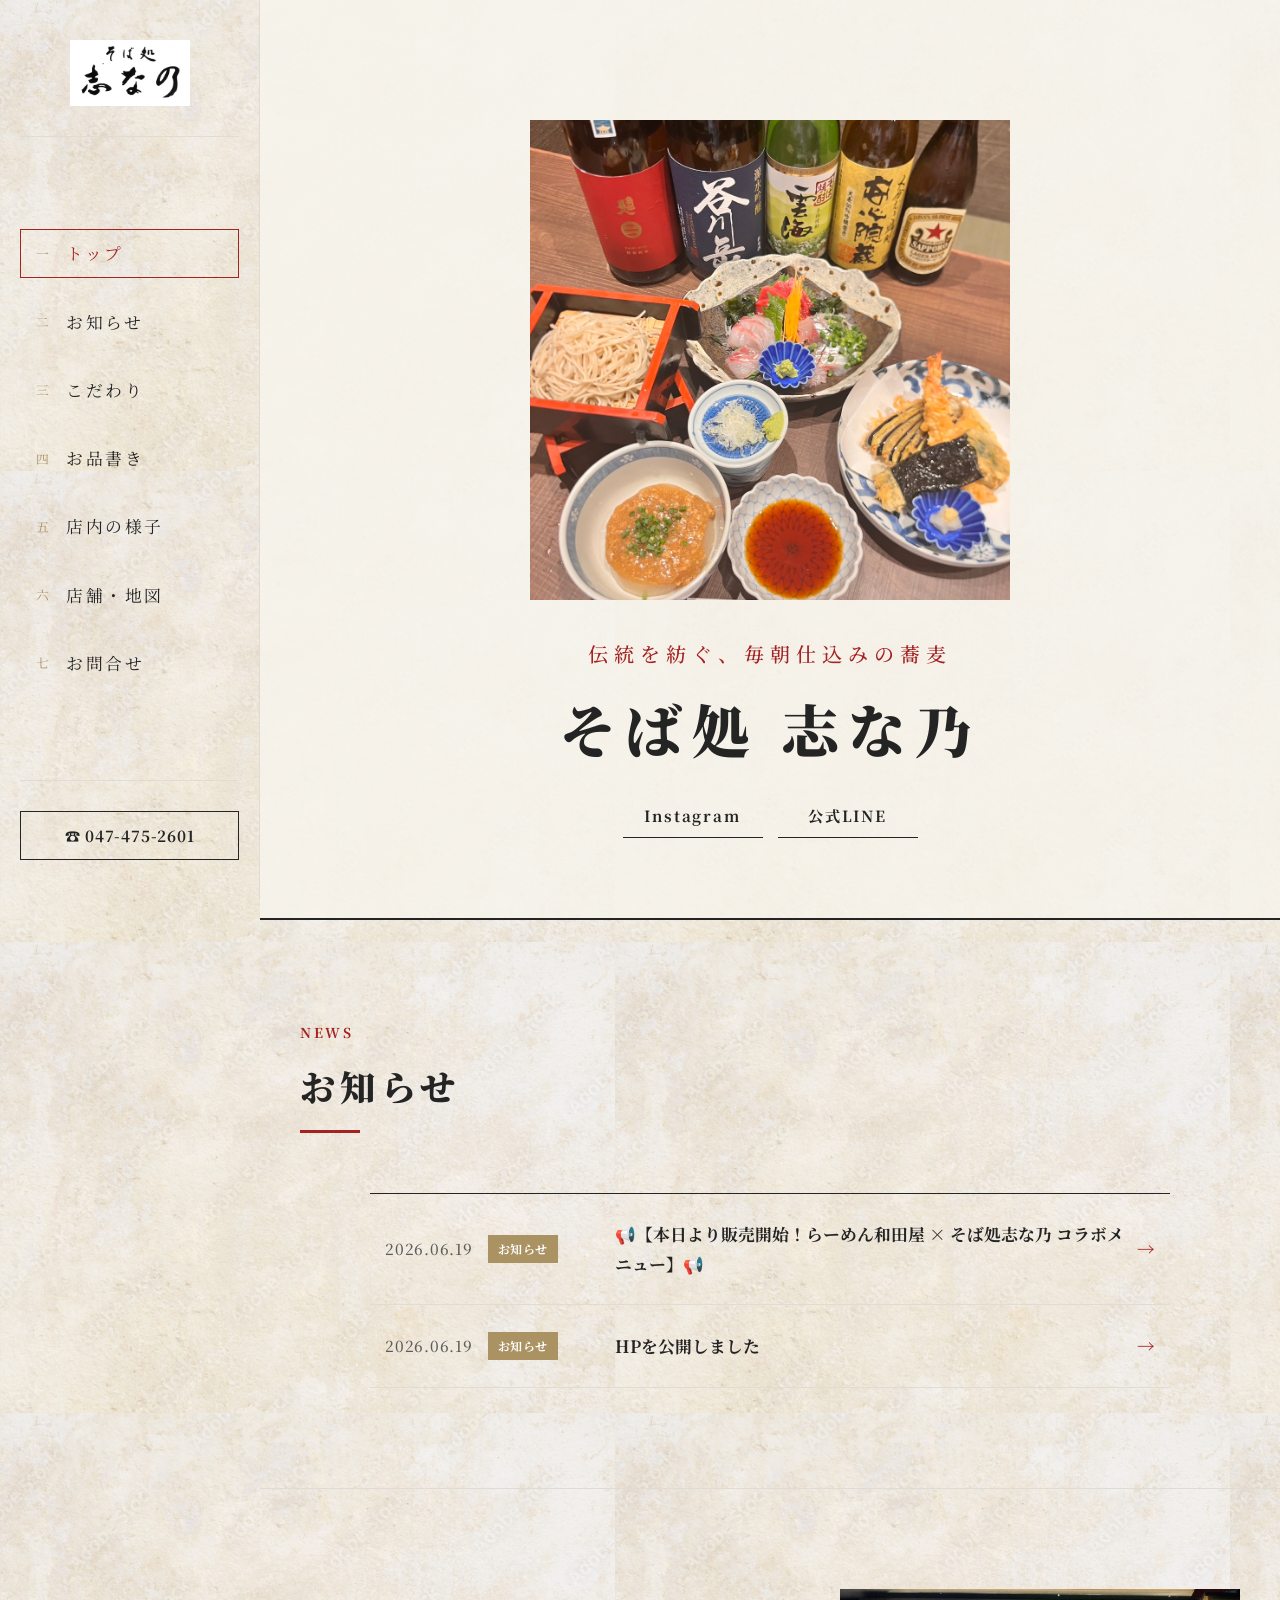
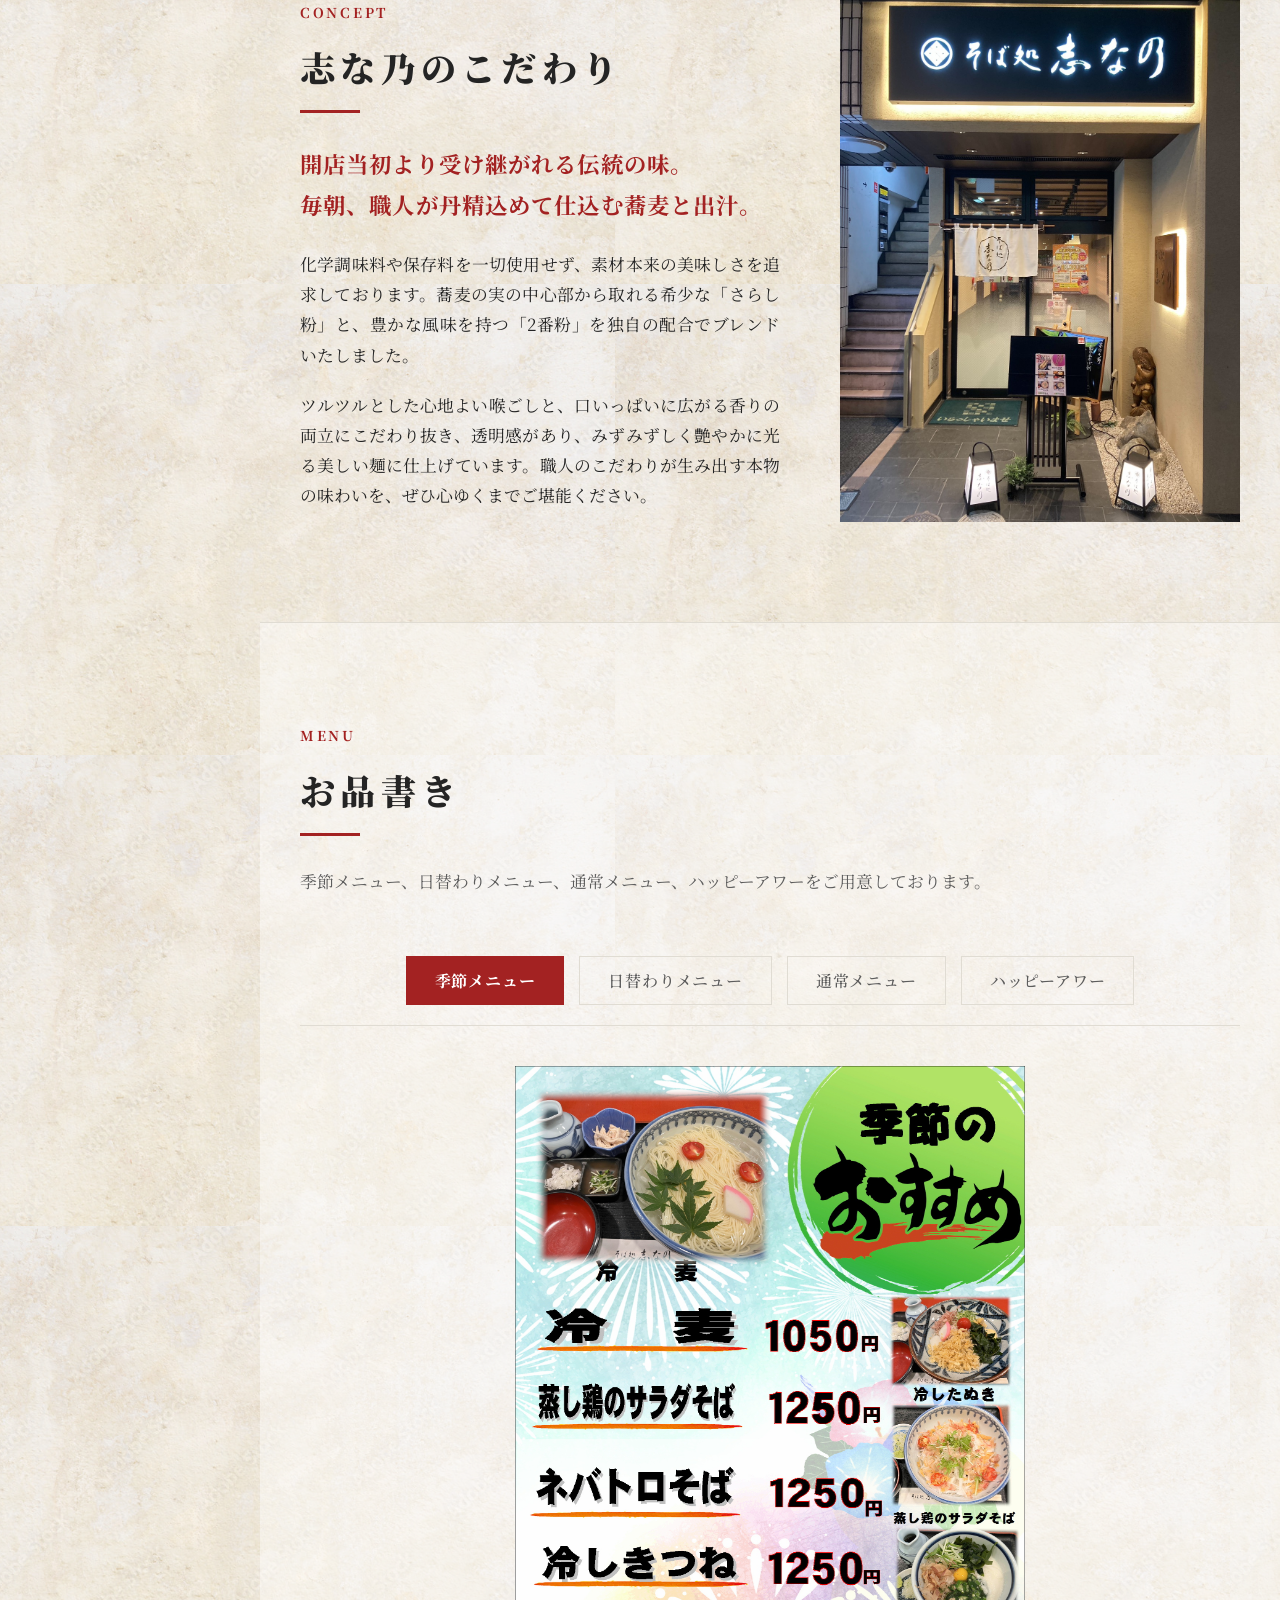
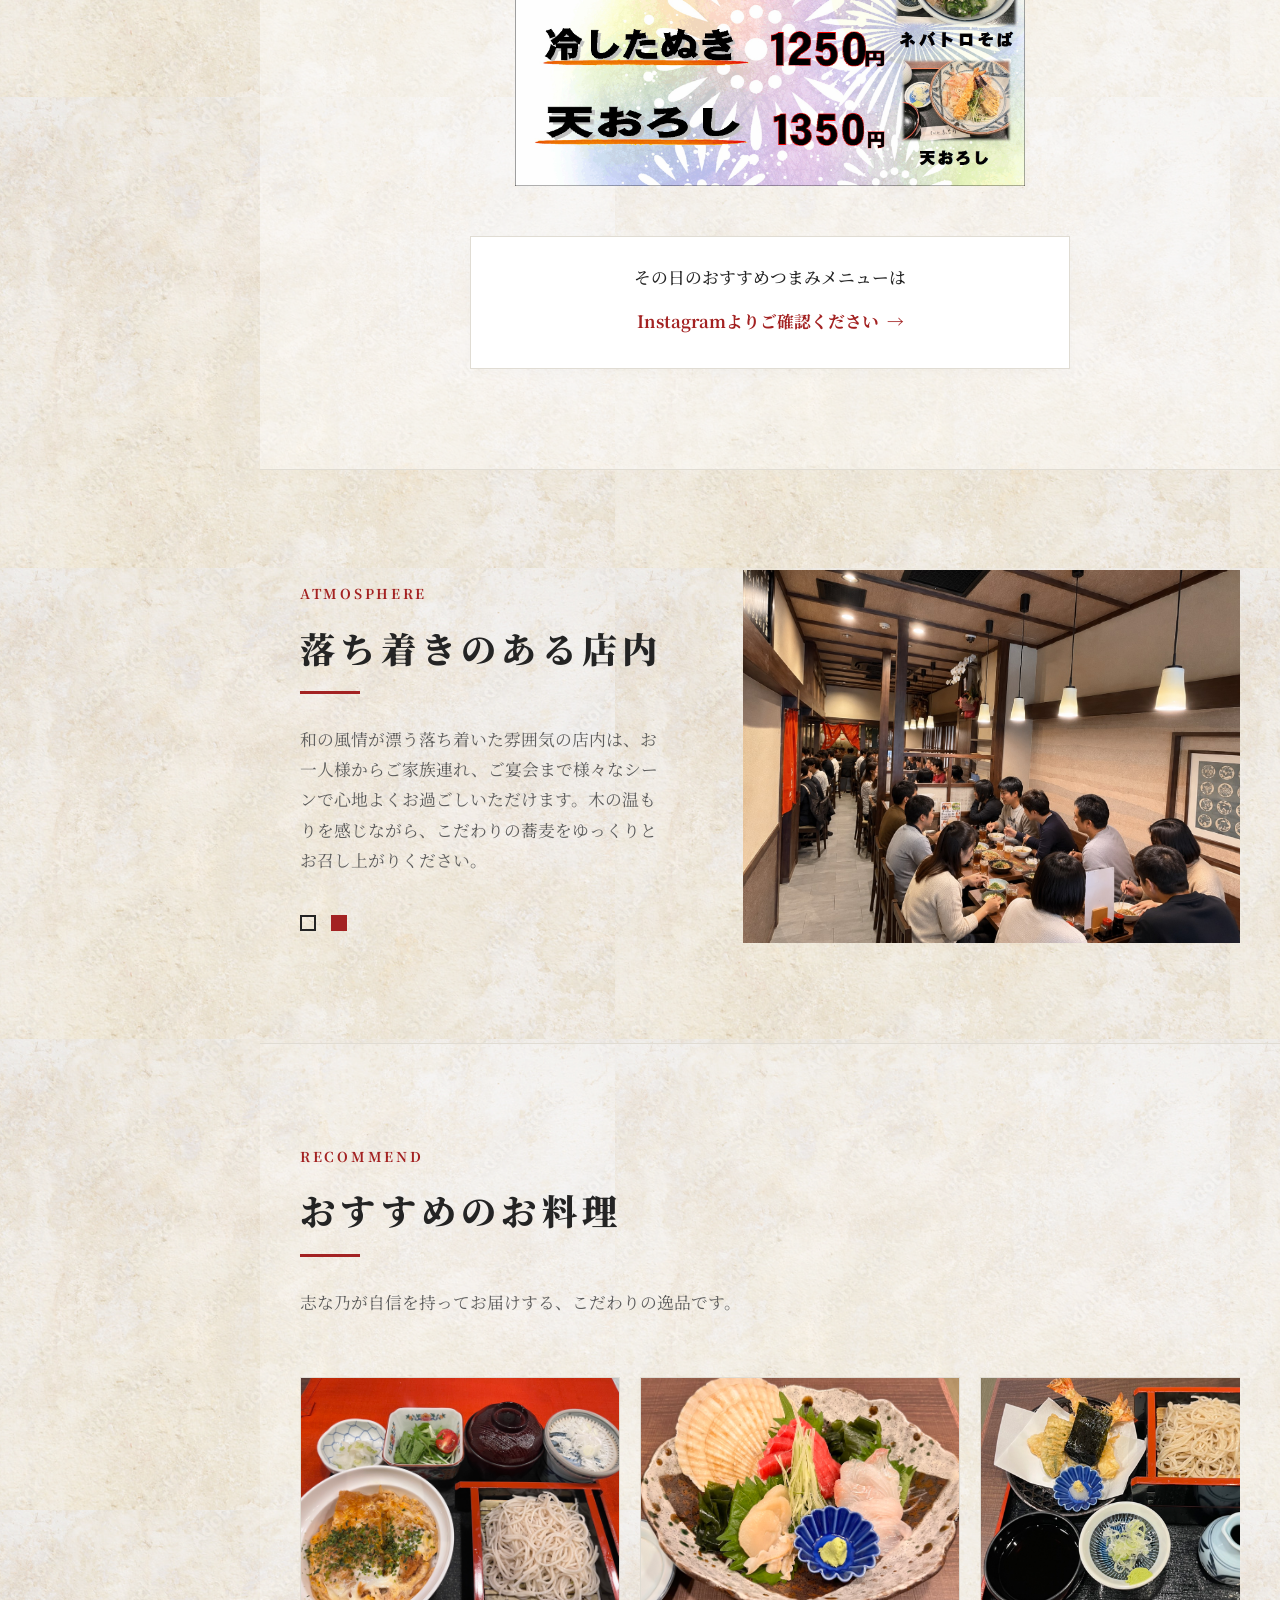
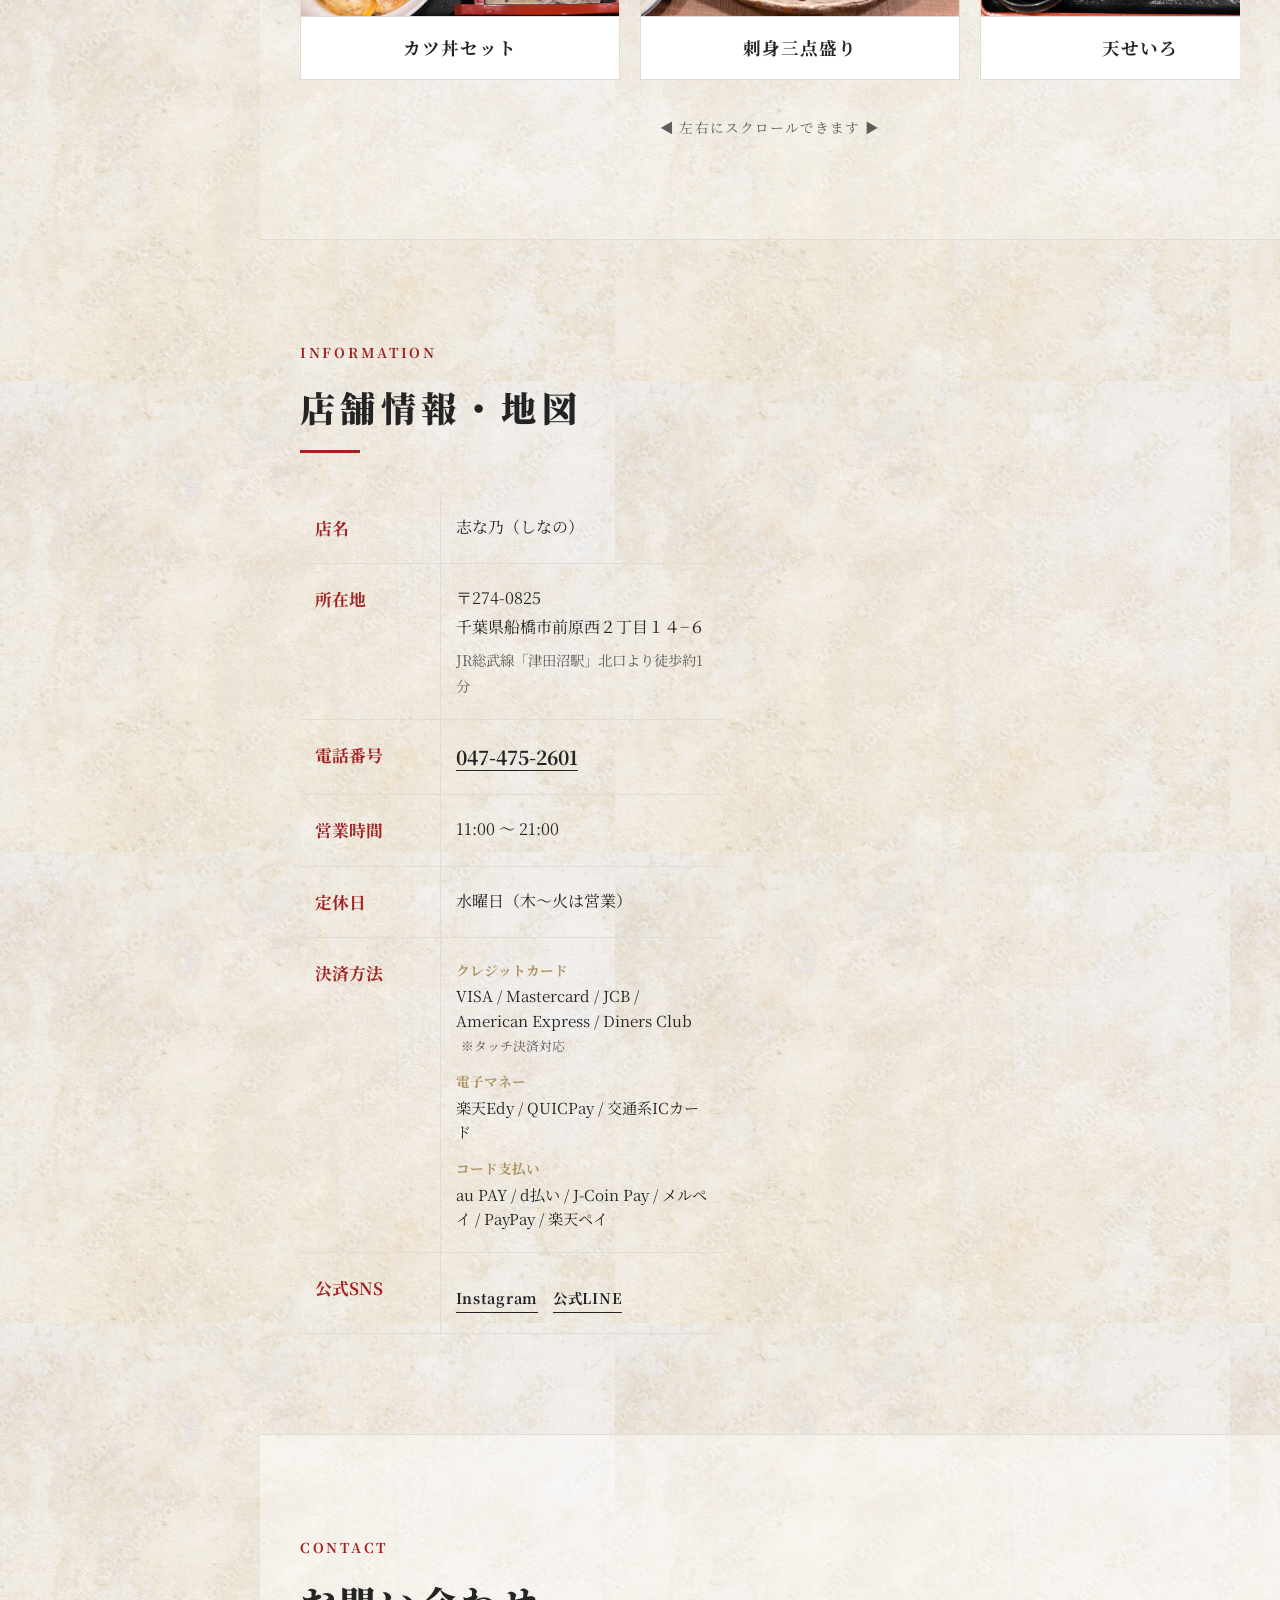
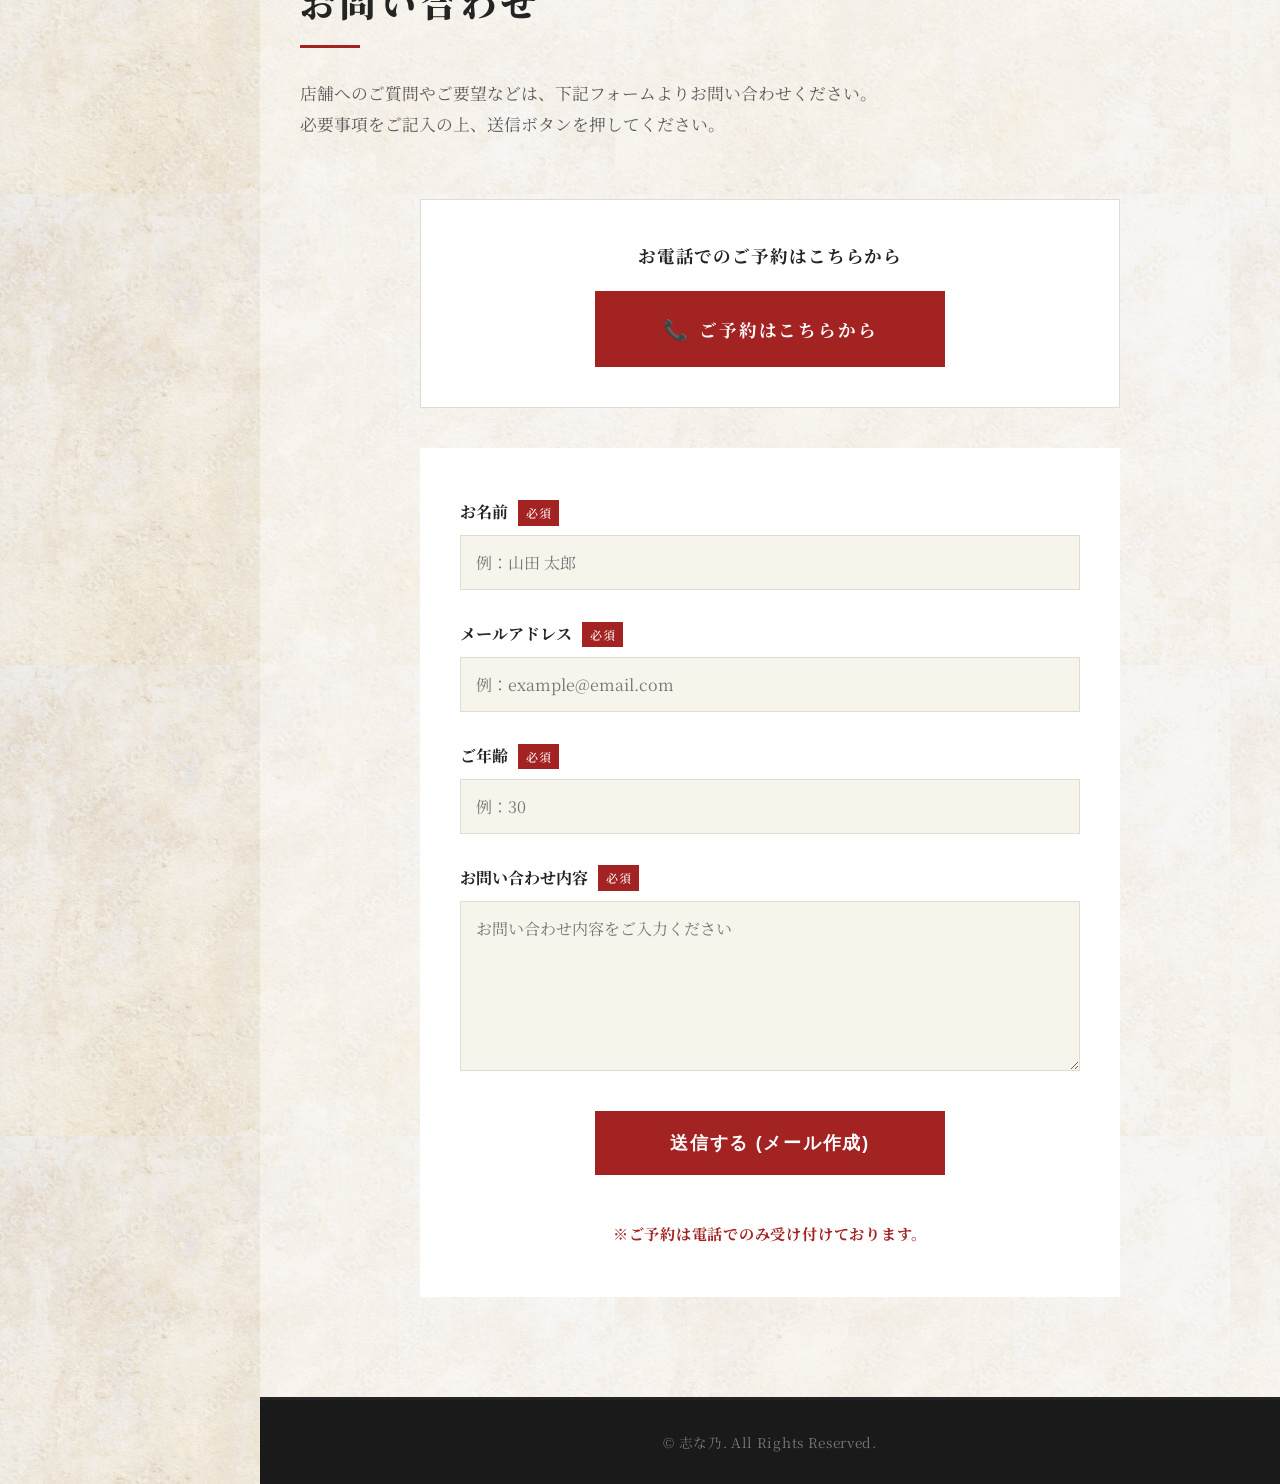
<file: index.html>
<!DOCTYPE html>
<html lang="ja">
<head>
    <meta charset="UTF-8">
    <meta name="viewport" content="width=device-width, initial-scale=1.0">
    <title>そば処 志な乃（しなの） | 千葉県船橋市・津田沼駅北口徒歩1分</title>
    <meta name="description" content="船橋市・津田沼駅北口すぐのそば処「志な乃（しなの）」。化学調味料や保存料は一切使わず,毎朝店で仕込む伝統の蕎麦と出汁。みずみずしく艶やかで透明感のあるこだわり蕎麦をご堪能ください。">
    <meta name="google-site-verification" content="Ur5aZT_jZSeFsXH27acqCzoDfN8csVFua3FNb7Xc0w0" />
    
    <!-- OGP Settings -->
    <meta property="og:title" content="そば処 志な乃（しなの） | 津田沼駅北口徒歩1分">
    <meta property="og:description" content="毎朝仕込む伝統の蕎麦と無添加の出汁。みずみずしく艶やかで透明感のあるこだわり蕎麦。">
    <meta property="og:type" content="website">
    <meta property="og:image" content="img/HERO.jpg">
    
    <!-- Google Fonts: Noto Serif JP for traditional Japanese feel -->
    <link rel="preconnect" href="https://fonts.googleapis.com">
    <link rel="preconnect" href="https://fonts.gstatic.com" crossorigin>
    <link href="https://fonts.googleapis.com/css2?family=Noto+Serif+JP:wght@300;400;500;700;900&display=swap" rel="stylesheet">
    
    <link rel="stylesheet" href="style.css">
</head>
<body>

    <!-- Loading Screen -->
    <div id="loading" class="loading-screen">
        <div class="loading-panel panel-left"></div>
        <div class="loading-panel panel-right"></div>
        <div class="loading-content">
            <div class="loading-logo">
                <span class="logo-char char-1">志</span>
                <span class="logo-char char-2">な</span>
                <span class="logo-char char-3">乃</span>
            </div>
            <div class="loading-line"></div>
            <div class="loading-sub">そば処</div>
        </div>
    </div>

    <!-- Mobile Navigation Menu -->
    <div id="mobile-nav-overlay" class="mobile-nav-overlay"></div>
    
    <button id="mobile-nav-toggle" class="mobile-nav-toggle" aria-label="メニュー開閉">
        <span></span>
        <span></span>
        <span></span>
    </button>
    
    <nav id="mobile-nav" class="mobile-nav">
        <div class="mobile-nav-logo">
            <img src="img/しなの　ロゴ.png" alt="志な乃 ロゴ">
        </div>
        <ul>
            <li><a href="#home" class="mobile-nav-link">トップ</a></li>
            <li><a href="#news" class="mobile-nav-link">お知らせ</a></li>
            <li><a href="#concept" class="mobile-nav-link">こだわり</a></li>
            <li><a href="#menu" class="mobile-nav-link">お品書き</a></li>
            <li><a href="#gallery" class="mobile-nav-link">店内の様子</a></li>
            <li><a href="#info" class="mobile-nav-link">店舗情報・地図</a></li>
            <li><a href="#contact" class="mobile-nav-link">お問い合わせ</a></li>
        </ul>
        <div class="mobile-nav-sns">
            <a href="https://www.instagram.com/soba_shinano/" target="_blank" class="sns-btn insta-btn">Instagram</a>
            <a href="https://lin.ee/VDG7q6C" target="_blank" class="sns-btn line-btn">公式LINE</a>
        </div>
    </nav>

    <!-- Desktop Sidebar Navigation -->
    <header id="desktop-sidebar" class="desktop-sidebar">
        <div class="sidebar-logo-area">
            <a href="#home">
                <img src="img/しなの　ロゴ.png" alt="志な乃 ロゴ" class="sidebar-logo">
            </a>
        </div>
        <nav class="sidebar-nav">
            <ul>
                <li><a href="#home" class="sidebar-link active"><span class="nav-num">一</span><span class="nav-txt">トップ</span></a></li>
                <li><a href="#news" class="sidebar-link"><span class="nav-num">二</span><span class="nav-txt">お知らせ</span></a></li>
                <li><a href="#concept" class="sidebar-link"><span class="nav-num">三</span><span class="nav-txt">こだわり</span></a></li>
                <li><a href="#menu" class="sidebar-link"><span class="nav-num">四</span><span class="nav-txt">お品書き</span></a></li>
                <li><a href="#gallery" class="sidebar-link"><span class="nav-num">五</span><span class="nav-txt">店内の様子</span></a></li>
                <li><a href="#info" class="sidebar-link"><span class="nav-num">六</span><span class="nav-txt">店舗・地図</span></a></li>
                <li><a href="#contact" class="sidebar-link"><span class="nav-num">七</span><span class="nav-txt">お問合せ</span></a></li>
            </ul>
        </nav>
        <div class="sidebar-footer">
            <a href="tel:047-475-2601" class="sidebar-tel">☎ 047-475-2601</a>
        </div>
    </header>

    <!-- Main Wrapper (Shifted on Desktop to make space for sidebar) -->
    <main class="main-content">

        <!-- Hero / First View -->
        <section id="home" class="hero-section">
            <div class="hero-bg-overlay"></div>
            <div class="hero-inner">
                <div class="hero-text-area">
                    <div class="hero-content-wrap">
                        <h1 class="hero-title">
                            <span class="sub-title">伝統を紡ぐ、毎朝仕込みの蕎麦</span>
                            <span class="main-title">そば処 志な乃</span>
                        </h1>
                        <div class="hero-sns-links">
                            <a href="https://www.instagram.com/soba_shinano/" target="_blank" class="hero-sns-btn insta">Instagram</a>
                            <a href="https://lin.ee/VDG7q6C" target="_blank" class="hero-sns-btn line">公式LINE</a>
                        </div>
                    </div>
                </div>
                <div class="hero-image-area">
                    <div class="hero-image-border">
                        <img src="img/HERO.jpg" alt="そば処 志な乃" class="hero-main-img">
                    </div>
                </div>
            </div>
        </section>

        <!-- News Section -->
        <section id="news" class="news-section section-padding">
            <div class="section-container">
                <div class="section-header">
                    <span class="section-subtitle">NEWS</span>
                    <h2 class="section-title">お知らせ</h2>
                </div>
                
                <div class="news-list fade-in">
                    <!-- News Item 1 -->
                    <article class="news-item">
                        <a href="news-detail-2.html" class="news-link">
                            <div class="news-meta">
                                <time datetime="2026-06-19" class="news-date">2026.06.19</time>
                                <span class="news-category">お知らせ</span>
                            </div>
                            <h3 class="news-item-title">
                                📢【本日より販売開始！らーめん和田屋 × そば処志な乃 コラボメニュー】📢<span class="news-arrow">→</span>
                            </h3>
                        </a>
                    </article>

                    <!-- News Item 2 -->
                    <article class="news-item">
                        <a href="news-detail-1.html" class="news-link">
                            <div class="news-meta">
                                <time datetime="2026-06-19" class="news-date">2026.06.19</time>
                                <span class="news-category">お知らせ</span>
                            </div>
                            <h3 class="news-item-title">
                                HPを公開しました<span class="news-arrow">→</span>
                            </h3>
                        </a>
                    </article>
                </div>
            </div>
        </section>

        <!-- Concept Section -->
        <section id="concept" class="concept-section section-padding">
            <div class="section-container">
                <div class="concept-grid">
                    <div class="concept-text-wrap fade-in">
                        <span class="section-subtitle">CONCEPT</span>
                        <h2 class="section-title">志な乃のこだわり</h2>
                        
                        <div class="concept-body-text">
                            <p class="lead-text">開店当初より受け継がれる伝統の味。<br>毎朝、職人が丹精込めて仕込む蕎麦と出汁。</p>
                            <p>化学調味料や保存料を一切使用せず、素材本来の美味しさを追求しております。蕎麦の実の中心部から取れる希少な「さらし粉」と、豊かな風味を持つ「2番粉」を独自の配合でブレンドいたしました。</p>
                            <p>ツルツルとした心地よい喉ごしと、口いっぱいに広がる香りの両立にこだわり抜き、透明感があり、みずみずしく艶やかに光る美しい麺に仕上げています。職人のこだわりが生み出す本物の味わいを、ぜひ心ゆくまでご堪能ください。</p>
                        </div>
                    </div>
                    <div class="concept-visual fade-in">
                        <div class="concept-img-frame">
                            <img src="img/CONCEPT.jpg" alt="志な乃のこだわり" class="concept-img">
                        </div>
                    </div>
                </div>
            </div>
        </section>

        <!-- Menu Section -->
        <section id="menu" class="menu-section section-padding">
            <div class="section-container">
                <div class="section-header">
                    <span class="section-subtitle">MENU</span>
                    <h2 class="section-title">お品書き</h2>
                    <p class="section-intro">季節メニュー、日替わりメニュー、通常メニュー、ハッピーアワーをご用意しております。</p>
                </div>

                <!-- Menu Tabs -->
                <div class="menu-tabs fade-in">
                    <button class="menu-tab-btn active" data-tab="limited">季節メニュー</button>
                    <button class="menu-tab-btn" data-tab="lunch">日替わりメニュー</button>
                    <button class="menu-tab-btn" data-tab="classic">通常メニュー</button>
                    <button class="menu-tab-btn" data-tab="happyhour">ハッピーアワー</button>
                </div>

                <!-- Menu Tab Contents -->
                <div class="menu-tab-content-wrap fade-in">
                    <!-- 季節メニュー (Seasonal Menu) -->
                    <div class="menu-tab-content active" id="menu-limited">
                        <div class="menu-single-image">
                            <div class="menu-image-container">
                                <img src="img/期間限定.png" alt="季節メニュー" class="menu-img-zoomable">
                            </div>
                        </div>
                    </div>

                    <!-- 日替わりメニュー (Daily Menu) -->
                    <div class="menu-tab-content" id="menu-lunch">
                        <div class="menu-single-image">
                            <div class="menu-image-container">
                                <img src="img/ランチ.png" alt="日替わりメニュー" class="menu-img-zoomable">
                            </div>
                        </div>
                    </div>

                    <!-- 通常メニュー (Regular Menu) -->
                    <div class="menu-tab-content" id="menu-classic">
                        <div class="menu-carousel">
                            <div class="menu-carousel-track-container">
                                <ul class="menu-carousel-track">
                                    <li class="menu-carousel-slide current-slide">
                                        <div class="menu-image-container">
                                            <img src="img/定番メニュー1.png" alt="通常メニュー 1" class="menu-img-zoomable">
                                        </div>
                                    </li>
                                    <li class="menu-carousel-slide">
                                        <div class="menu-image-container">
                                            <img src="img/定番メニュー2.png" alt="通常メニュー 2" class="menu-img-zoomable">
                                        </div>
                                    </li>
                                    <li class="menu-carousel-slide">
                                        <div class="menu-image-container">
                                            <img src="img/定番メニュー3.png" alt="通常メニュー 3" class="menu-img-zoomable">
                                        </div>
                                    </li>
                                    <li class="menu-carousel-slide">
                                        <div class="menu-image-container">
                                            <img src="img/定番メニュー4.png" alt="通常メニュー 4" class="menu-img-zoomable">
                                        </div>
                                    </li>
                                </ul>
                            </div>
                            <button class="menu-carousel-btn btn-left is-hidden" aria-label="前へ">〈</button>
                            <button class="menu-carousel-btn btn-right" aria-label="次へ">〉</button>
                            <div class="menu-carousel-nav">
                                <button class="menu-carousel-indicator active"></button>
                                <button class="menu-carousel-indicator"></button>
                                <button class="menu-carousel-indicator"></button>
                                <button class="menu-carousel-indicator"></button>
                            </div>
                        </div>
                    </div>

                    <!-- ハッピーアワー (Happy Hour) -->
                    <div class="menu-tab-content" id="menu-happyhour">
                        <div class="menu-single-image">
                            <div class="menu-image-container">
                                <img src="img/ハッピーアワー.png" alt="ハッピーアワーメニュー" class="menu-img-zoomable">
                            </div>
                        </div>
                    </div>
                </div>

                <!-- Instagram Link Announcement -->
                <div class="menu-instagram-note fade-in">
                    <p class="instagram-note-text">
                        その日のおすすめつまみメニューは<br class="mobile-br">
                        <a href="https://www.instagram.com/soba_shinano/" target="_blank" rel="noopener noreferrer" class="instagram-link">
                            Instagramよりご確認ください <span class="arrow-right">→</span>
                        </a>
                    </p>
                </div>
            </div>
        </section>

        <!-- Interior Gallery Section with 4-Second Slideshow -->
        <section id="gallery" class="gallery-section section-padding">
            <div class="section-container">
                <div class="gallery-inner">
                    <div class="gallery-info fade-in">
                        <span class="section-subtitle">ATMOSPHERE</span>
                        <h2 class="section-title">落ち着きのある店内</h2>
                        <p class="gallery-desc">和の風情が漂う落ち着いた雰囲気の店内は、お一人様からご家族連れ、ご宴会まで様々なシーンで心地よくお過ごしいただけます。木の温もりを感じながら、こだわりの蕎麦をゆっくりとお召し上がりください。</p>
                        
                        <div class="gallery-indicators">
                            <button class="indicator active" data-slide="0" aria-label="スライド 1"></button>
                            <button class="indicator" data-slide="1" aria-label="スライド 2"></button>
                        </div>
                    </div>

                    <div class="gallery-slider-wrap fade-in">
                        <div id="slideshow" class="slideshow">
                            <div class="slide active" id="slide-1">
                                <img src="img/店内1.jpg" alt="志な乃の店内風景 1">
                            </div>
                            <div class="slide" id="slide-2">
                                <img src="img/店内2.jpg" alt="志な乃の店内風景 2">
                            </div>
                        </div>
                    </div>
                </div>
            </div>
        </section>

        <!-- Food Gallery Section -->
        <section id="food-gallery" class="food-gallery-section section-padding">
            <div class="section-container">
                <div class="section-header">
                    <span class="section-subtitle">RECOMMEND</span>
                    <h2 class="section-title">おすすめのお料理</h2>
                    <p class="section-intro">志な乃が自信を持ってお届けする、こだわりの逸品です。</p>
                </div>

                <div class="food-gallery-wrap fade-in">
                    <div class="food-gallery-scroll">
                        <!-- Item 1: カツ丼セット -->
                        <div class="food-gallery-item">
                            <div class="food-gallery-img-wrap">
                                <img src="img/かつ丼セット.jpg" alt="カツ丼セット" class="menu-img-zoomable">
                            </div>
                            <h3 class="food-gallery-name">カツ丼セット</h3>
                        </div>

                        <!-- Item 2: 刺身三点盛り -->
                        <div class="food-gallery-item">
                            <div class="food-gallery-img-wrap">
                                <img src="img/刺身三点盛り.jpg" alt="刺身三点盛り" class="menu-img-zoomable">
                            </div>
                            <h3 class="food-gallery-name">刺身三点盛り</h3>
                        </div>

                        <!-- Item 3: 天せいろ -->
                        <div class="food-gallery-item">
                            <div class="food-gallery-img-wrap">
                                <img src="img/天せいろ.png" alt="天せいろ" class="menu-img-zoomable">
                            </div>
                            <h3 class="food-gallery-name">天せいろ</h3>
                        </div>

                        <!-- Item 4: 天ぷらそば -->
                        <div class="food-gallery-item">
                            <div class="food-gallery-img-wrap">
                                <img src="img/天ぷらそば.jpg" alt="天ぷらそば" class="menu-img-zoomable">
                            </div>
                            <h3 class="food-gallery-name">天ぷらそば</h3>
                        </div>

                        <!-- Item 5: 天ぷらの盛り合わせ -->
                        <div class="food-gallery-item">
                            <div class="food-gallery-img-wrap">
                                <img src="img/天ぷらの盛り合わせ.png" alt="天ぷらの盛り合わせ" class="menu-img-zoomable">
                            </div>
                            <h3 class="food-gallery-name">天ぷらの盛り合わせ</h3>
                        </div>
                    </div>
                    
                    <div class="scroll-guide">
                        <span>◀ 左右にスクロールできます ▶</span>
                    </div>
                </div>
            </div>
        </section>

        <!-- Shop Information and Google Maps Section -->
        <section id="info" class="info-section section-padding">
            <div class="section-container">
                <span class="section-subtitle">INFORMATION</span>
                <h2 class="section-title">店舗情報・地図</h2>

                <div class="info-grid">
                    <div class="info-table-wrap fade-in">
                        <table class="info-table">
                            <tbody>
                                <tr>
                                    <th>店名</th>
                                    <td>志な乃（しなの）</td>
                                </tr>
                                <tr>
                                    <th>所在地</th>
                                    <td>
                                        〒274-0825<br>
                                        千葉県船橋市前原西<br class="mobile-br">２丁目１４−６<br>
                                        <span class="info-note">JR総武線「津田沼駅」北口より<br class="mobile-br">徒歩約1分</span>
                                    </td>
                                </tr>
                                <tr>
                                    <th>電話番号</th>
                                    <td><a href="tel:047-475-2601" class="tel-link">047-475-2601</a></td>
                                </tr>
                                <tr>
                                    <th>営業時間</th>
                                    <td>11:00 ～ 21:00</td>
                                </tr>
                                <tr>
                                    <th>定休日</th>
                                    <td>水曜日（木～火は営業）</td>
                                </tr>
                                <tr>
                                    <th>決済方法</th>
                                    <td>
                                        <div class="payment-group">
                                            <span class="payment-label">クレジットカード</span>
                                            <span class="payment-value">VISA / Mastercard / JCB / American Express / Diners Club<br><span class="payment-sub">※タッチ決済対応</span></span>
                                        </div>
                                        <div class="payment-group">
                                            <span class="payment-label">電子マネー</span>
                                            <span class="payment-value">楽天Edy / QUICPay / 交通系ICカード</span>
                                        </div>
                                        <div class="payment-group">
                                            <span class="payment-label">コード支払い</span>
                                            <span class="payment-value">au PAY / d払い / J-Coin Pay / メルペイ / PayPay / 楽天ペイ</span>
                                        </div>
                                    </td>
                                </tr>
                                <tr>
                                    <th>公式SNS</th>
                                    <td>
                                        <div class="info-sns-links">
                                            <a href="https://www.instagram.com/soba_shinano/" target="_blank" class="info-sns-link insta" id="info-link-insta">Instagram</a>
                                            <a href="https://lin.ee/VDG7q6C" target="_blank" class="info-sns-link line" id="info-link-line">公式LINE</a>
                                        </div>
                                    </td>
                                </tr>
                            </tbody>
                        </table>
                    </div>

                    <div class="info-map-wrap fade-in">
                        <div class="map-iframe-container">
                            <!-- Embedded map querying address query with standard hyphen for pin and address search compatibility -->
                            <iframe 
                                src="https://maps.google.com/maps?q=35.6918447,140.0207771(%E3%80%92274-0825%20%E5%8D%83%E8%91%89%E7%9C%8C%E8%88%B9%E6%A5%B8%E5%B8%82%E5%89%8D%E5%8E%9F%E8%A5%BF%EF%BC%92%E4%B8%85%E7%9B%AE%EF%BC%91%EF%BC%94%E2%88%92%EF%BC%96)&amp;z=17&amp;output=embed" 
                                width="100%" 
                                height="100%" 
                                style="border:0;" 
                                allowfullscreen="" 
                                loading="lazy" 
                                referrerpolicy="no-referrer-when-downgrade"
                                title="志な乃の地図">
                            </iframe>
                        </div>
                    </div>
                </div>
            </div>
        </section>

        <!-- Contact Form Section -->
        <section id="contact" class="contact-section section-padding">
            <div class="section-container">
                <div class="section-header">
                    <span class="section-subtitle">CONTACT</span>
                    <h2 class="section-title">お問い合わせ</h2>
                    <p class="section-intro">店舗へのご質問やご要望などは、下記フォームよりお問い合わせください。<br>必要事項をご記入の上、送信ボタンを押してください。</p>
                </div>

                <!-- Reservation Box -->
                <div class="reservation-wrap fade-in">
                    <p class="reservation-text">お電話でのご予約はこちらから</p>
                    <a href="tel:047-475-2601" class="reservation-btn">
                        <span class="btn-tel-icon">📞</span>ご予約はこちらから
                    </a>
                </div>

                <div class="contact-form-wrap fade-in">
                    <form id="contact-form" class="contact-form">
                        <div class="form-group">
                            <label for="form-name" class="form-label">お名前 <span class="label-required">必須</span></label>
                            <input type="text" id="form-name" name="name" class="form-input" placeholder="例：山田 太郎" required>
                        </div>

                        <div class="form-group">
                            <label for="form-email" class="form-label">メールアドレス <span class="label-required">必須</span></label>
                            <input type="email" id="form-email" name="email" class="form-input" placeholder="例：example@email.com" required>
                        </div>

                        <div class="form-group">
                            <label for="form-age" class="form-label">ご年齢 <span class="label-required">必須</span></label>
                            <input type="number" id="form-age" name="age" class="form-input" min="0" max="120" placeholder="例：30" required>
                        </div>

                        <div class="form-group">
                            <label for="form-message" class="form-label">お問い合わせ内容 <span class="label-required">必須</span></label>
                            <textarea id="form-message" name="message" class="form-textarea" placeholder="お問い合わせ内容をご入力ください" rows="6" required></textarea>
                        </div>

                        <div class="form-submit-wrap">
                            <button type="submit" id="form-submit" class="form-submit-btn">
                                <span>送信する (メール作成)</span>
                            </button>
                        </div>
                        <p class="form-note">※ご予約は電話でのみ受け付けております。</p>
                    </form>
                </div>
            </div>
        </section>

        <!-- Footer -->
        <footer class="footer">
            <div class="footer-container">
                <div class="footer-bottom">
                    <p class="copyright">&copy; 志な乃. All Rights Reserved.</p>
                </div>
            </div>
        </footer>

    </main>

    <!-- Image Zoom Modal -->
    <div id="image-modal" class="image-modal" aria-hidden="true">
        <span class="modal-close" id="modal-close">&times;</span>
        <div class="modal-content-wrap">
            <img class="modal-content" id="modal-img" alt="拡大メニュー画像">
        </div>
        <div id="modal-caption" class="modal-caption"></div>
    </div>

    <script src="script.js"></script>
</body>
</html>
</file>
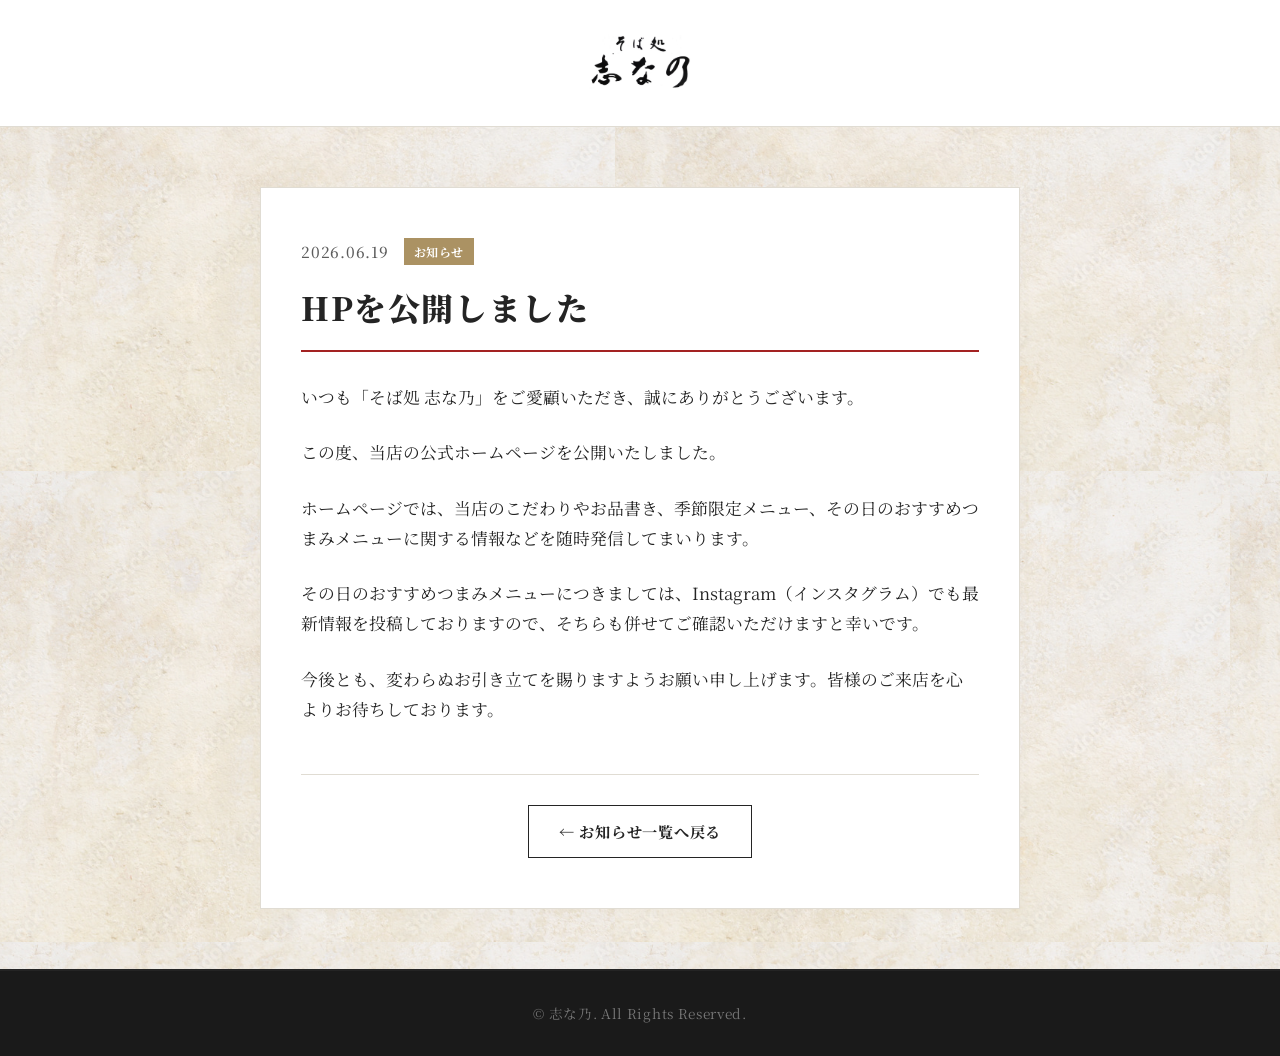
<file: news-detail-1.html>
<!DOCTYPE html>
<html lang="ja">
<head>
    <meta charset="UTF-8">
    <meta name="viewport" content="width=device-width, initial-scale=1.0">
    <title>HPを公開しました | そば処 志な乃（しなの）</title>
    <meta name="description" content="千葉県船橋市・津田沼駅北口徒歩1分のそば処「志な乃（しなの）」からのお知らせ。ホームページを公開いたしました。">
    
    <!-- OGP Settings -->
    <meta property="og:title" content="HPを公開しました | そば処 志な乃">
    <meta property="og:description" content="そば処 志な乃の公式ホームページを公開いたしました。店舗情報や最新情報を随時発信してまいります。">
    <meta property="og:type" content="article">
    <meta property="og:image" content="img/HERO.jpg">
    
    <!-- Google Fonts: Noto Serif JP for traditional Japanese feel -->
    <link rel="preconnect" href="https://fonts.googleapis.com">
    <link rel="preconnect" href="https://fonts.gstatic.com" crossorigin>
    <link href="https://fonts.googleapis.com/css2?family=Noto+Serif+JP:wght@300;400;500;700;900&display=swap" rel="stylesheet">
    
    <link rel="stylesheet" href="style.css">
</head>
<body class="news-detail-body">

    <!-- Header / Logo -->
    <header class="news-detail-header">
        <div class="news-detail-logo-wrap">
            <a href="index.html">
                <img src="img/しなの　ロゴ.png" alt="そば処 志な乃 ロゴ" class="news-detail-logo">
            </a>
        </div>
    </header>

    <!-- Main Content -->
    <main class="news-detail-main">
        <article class="news-detail-card">
            <div class="news-detail-meta">
                <time datetime="2026-06-19" class="news-detail-date">2026.06.19</time>
                <span class="news-detail-category">お知らせ</span>
            </div>
            
            <h1 class="news-detail-title">HPを公開しました</h1>
            
            <div class="news-detail-content">
                <p>いつも「そば処 志な乃」をご愛顧いただき、誠にありがとうございます。</p>
                <p>この度、当店の公式ホームページを公開いたしました。</p>
                <p>ホームページでは、当店のこだわりやお品書き、季節限定メニュー、その日のおすすめつまみメニューに関する情報などを随時発信してまいります。</p>
                <p>その日のおすすめつまみメニューにつきましては、Instagram（インスタグラム）でも最新情報を投稿しておりますので、そちらも併せてご確認いただけますと幸いです。</p>
                <p>今後とも、変わらぬお引き立てを賜りますようお願い申し上げます。皆様のご来店を心よりお待ちしております。</p>
            </div>
            
            <div class="news-detail-back-wrap">
                <a href="index.html#news" class="news-detail-back-btn">
                    ← お知らせ一覧へ戻る
                </a>
            </div>
        </article>
    </main>

    <!-- Footer -->
    <footer class="footer">
        <div class="footer-container">
            <div class="footer-bottom">
                <p class="copyright">&copy; 志な乃. All Rights Reserved.</p>
            </div>
        </div>
    </footer>

</body>
</html>
</file>
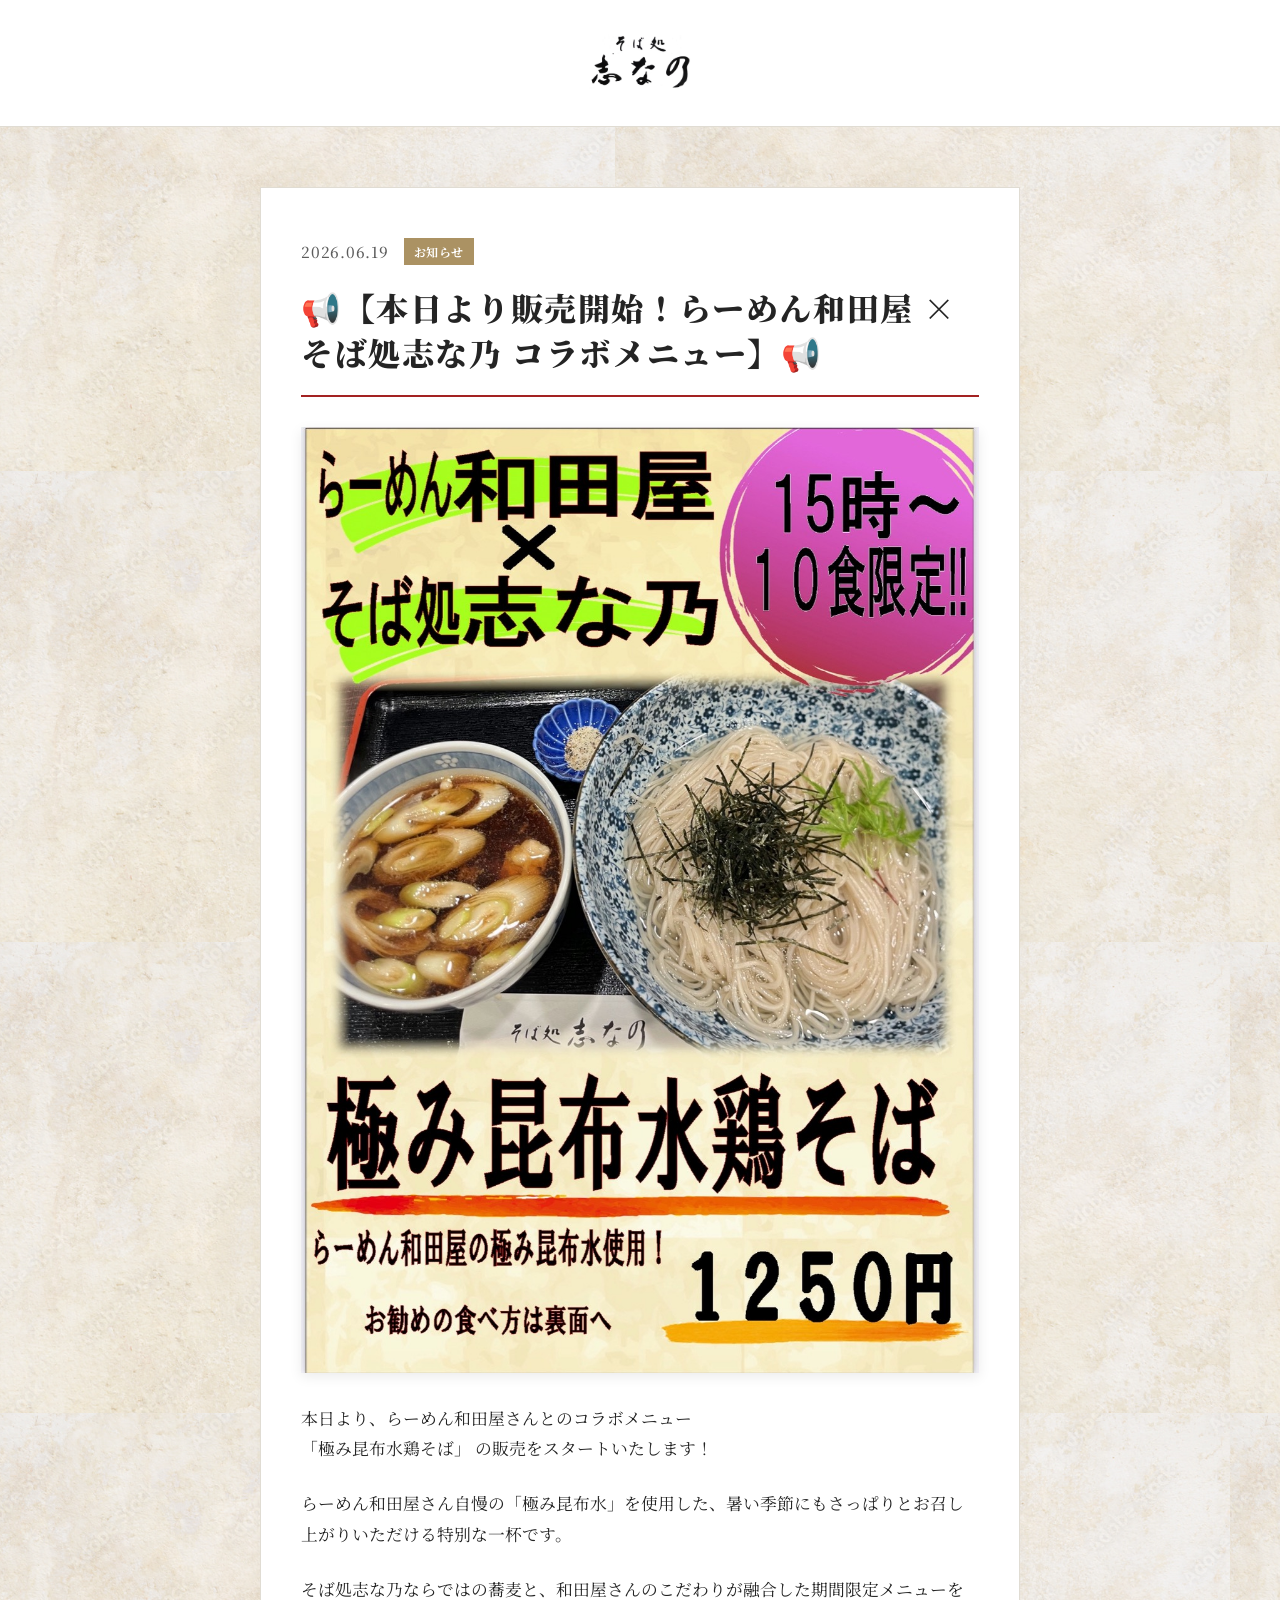
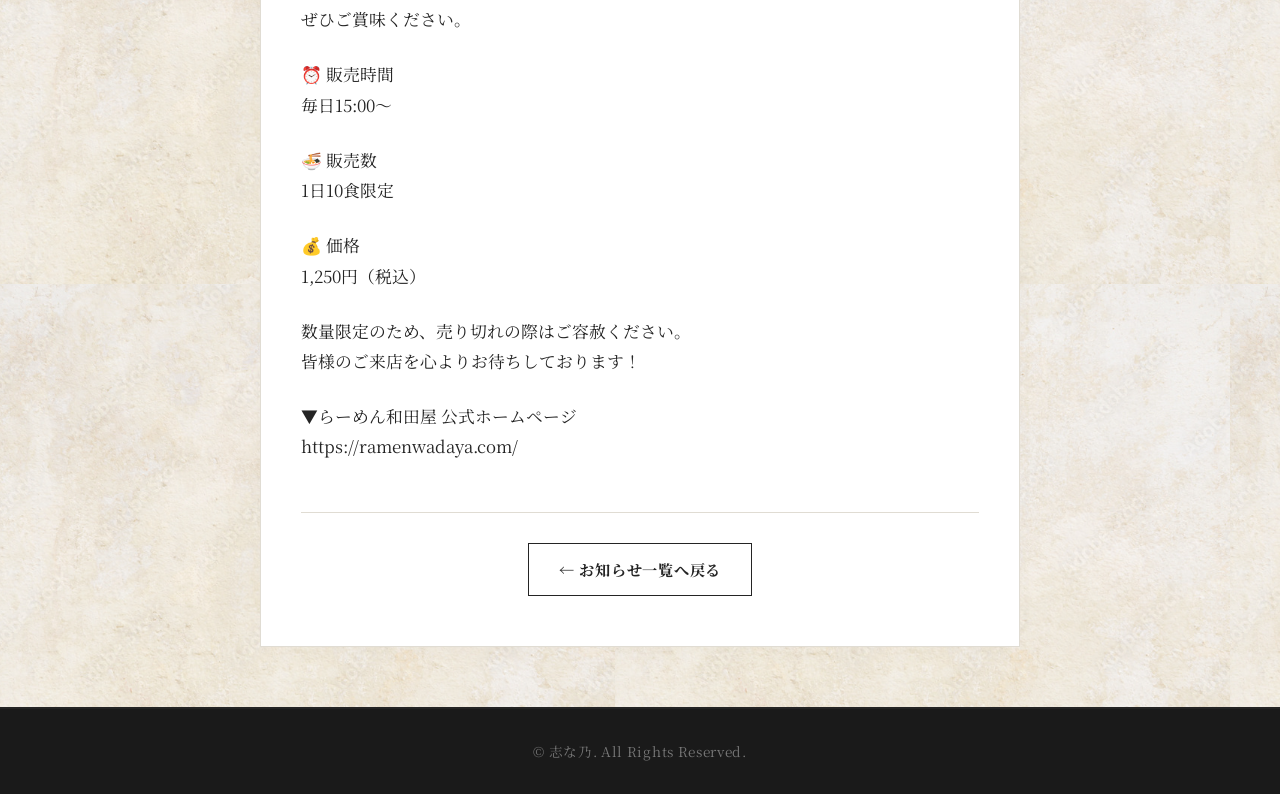
<file: news-detail-2.html>
<!DOCTYPE html>
<html lang="ja">
<head>
    <meta charset="UTF-8">
    <meta name="viewport" content="width=device-width, initial-scale=1.0">
    <title>📢【本日より販売開始！らーめん和田屋 × そば処志な乃 コラボメニュー】📢 | そば処 志な乃（しなの）</title>
    <meta name="description" content="千葉県船橋市・津田沼駅北口徒歩1分のそば処「志な乃（しなの）」からのお知らせ。らーめん和田屋様とのコラボメニュー「極み昆布水鶏そば」の販売を本日より開始いたします。">
    
    <!-- OGP Settings -->
    <meta property="og:title" content="📢【本日より販売開始！らーめん和田屋 × そば処志な乃 コラボメニュー】📢 | そば処 志な乃">
    <meta property="og:description" content="らーめん和田屋様とのコラボメニュー「極み昆布水鶏そば」の販売を本日より開始いたします。">
    <meta property="og:type" content="article">
    <meta property="og:image" content="img/20260618.jpg">
    
    <!-- Google Fonts: Noto Serif JP for traditional Japanese feel -->
    <link rel="preconnect" href="https://fonts.googleapis.com">
    <link rel="preconnect" href="https://fonts.gstatic.com" crossorigin>
    <link href="https://fonts.googleapis.com/css2?family=Noto+Serif+JP:wght@300;400;500;700;900&display=swap" rel="stylesheet">
    
    <link rel="stylesheet" href="style.css">
</head>
<body class="news-detail-body">

    <!-- Header / Logo -->
    <header class="news-detail-header">
        <div class="news-detail-logo-wrap">
            <a href="index.html">
                <img src="img/しなの　ロゴ.png" alt="そば処 志な乃 ロゴ" class="news-detail-logo">
            </a>
        </div>
    </header>

    <!-- Main Content -->
    <main class="news-detail-main">
        <article class="news-detail-card">
            <div class="news-detail-meta">
                <time datetime="2026-06-19" class="news-detail-date">2026.06.19</time>
                <span class="news-detail-category">お知らせ</span>
            </div>
            
            <h1 class="news-detail-title">📢【本日より販売開始！らーめん和田屋 × そば処志な乃 コラボメニュー】📢</h1>
            
            <div class="news-detail-content">
                <div class="news-detail-image-wrap">
                    <img src="img/20260618.jpg" alt="らーめん和田屋 × そば処志な乃 コラボメニュー" class="news-detail-image">
                </div>
                <p>本日より、らーめん和田屋さんとのコラボメニュー<br>「極み昆布水鶏そば」 の販売をスタートいたします！</p>
                <p>らーめん和田屋さん自慢の「極み昆布水」を使用した、暑い季節にもさっぱりとお召し上がりいただける特別な一杯です。</p>
                <p>そば処志な乃ならではの蕎麦と、和田屋さんのこだわりが融合した期間限定メニューをぜひご賞味ください。</p>
                
                <p>⏰ 販売時間<br>毎日15:00〜</p>
                
                <p>🍜 販売数<br>1日10食限定</p>
                
                <p>💰 価格<br>1,250円（税込）</p>
                
                <p>数量限定のため、売り切れの際はご容赦ください。<br>皆様のご来店を心よりお待ちしております！</p>
                
                <p>▼らーめん和田屋 公式ホームページ<br><a href="https://ramenwadaya.com/" target="_blank" rel="noopener noreferrer">https://ramenwadaya.com/</a></p>
            </div>
            
            <div class="news-detail-back-wrap">
                <a href="index.html#news" class="news-detail-back-btn">
                    ← お知らせ一覧へ戻る
                </a>
            </div>
        </article>
    </main>

    <!-- Footer -->
    <footer class="footer">
        <div class="footer-container">
            <div class="footer-bottom">
                <p class="copyright">&copy; 志な乃. All Rights Reserved.</p>
            </div>
        </div>
    </footer>

</body>
</html>
</file>
<file: style.css>
/* ==========================================================================
   志な乃 (しなの) - スタイルシート
   和風モダン・直線ベース・レスポンシブデザイン
   ========================================================================== */

/* --------------------------------------------------------------------------
   1. 変数と基本設定
   -------------------------------------------------------------------------- */
:root {
    --color-bg-base: #f7f4ec;         /* 背景色（和紙・ベージュ） */
    --color-bg-card: #ffffff;         /* カード・入力欄背景 */
    --color-text-main: #242424;       /* 墨色（メイン文字） */
    --color-text-sub: #5c5c5c;        /* 灰色（サブ文字） */
    --color-accent-red: #a32222;      /* 朱赤・朱漆（アクセント） */
    --color-accent-gold: #ab9263;     /* 金茶（サブアクセント） */
    --color-border: #242424;          /* 境界線（黒） */
    --color-border-light: #e0dcd3;    /* 境界線（薄いベージュ） */
    --sidebar-width: 260px;           /* デスクトップサイドバーの幅 */
    --font-jp: 'Noto Serif JP', -apple-system, BlinkMacSystemFont, "Helvetica Neue", "Segoe UI", Hiragino Kaku Gothic ProN, "ヒラギノ角ゴ ProN W3", Arial, sans-serif;
}

/* リセット */
*, *::before, *::after {
    box-sizing: border-box;
    margin: 0;
    padding: 0;
    border-radius: 0 !important; /* 全ての要素で丸みを完全排除 (直線デザイン) */
}

html {
    scroll-behavior: smooth;
    font-size: 16px;
}

body {
    font-family: var(--font-jp);
    background-color: var(--color-bg-base);
    background-image: url('img/背景.png'); /* 和紙風の背景画像を適用 */
    background-repeat: repeat;
    color: var(--color-text-main);
    line-height: 1.8;
    overflow-x: hidden;
}

a {
    color: inherit;
    text-decoration: none;
    transition: all 0.3s ease;
}

img {
    max-width: 100%;
    height: auto;
    display: block;
}

/* 共通コンテナ */
.section-container {
    max-width: 1100px;
    margin: 0 auto;
    padding: 0 40px;
}

.section-padding {
    padding: 100px 0;
}

/* 縦書きテキスト設定 */
.vertical-text {
    writing-mode: vertical-rl;
    text-orientation: mixed;
}

/* 共通タイトル */
.section-subtitle {
    display: block;
    font-size: 0.85rem;
    font-weight: 700;
    letter-spacing: 0.2em;
    color: var(--color-accent-red);
    margin-bottom: 10px;
    text-transform: uppercase;
}

.section-title {
    font-size: 2.2rem;
    font-weight: 900;
    letter-spacing: 0.15em;
    margin-bottom: 30px;
    position: relative;
    padding-bottom: 15px;
}

.section-title::after {
    content: '';
    position: absolute;
    bottom: 0;
    left: 0;
    width: 60px;
    height: 3px;
    background-color: var(--color-accent-red);
}

.section-header {
    margin-bottom: 60px;
}

.section-intro {
    font-size: 1.05rem;
    color: var(--color-text-sub);
    margin-top: 15px;
}

.text-center {
    text-align: center;
}

/* スクロール時のフェードイン用クラス */
.fade-in {
    opacity: 0;
    transform: translateY(30px);
    transition: opacity 0.8s ease, transform 0.8s ease;
}

.fade-in.visible {
    opacity: 1;
    transform: translateY(0);
}

/* モバイル用改行クラス */
.mobile-br {
    display: none;
}

/* --------------------------------------------------------------------------
   2. ローディング画面
   -------------------------------------------------------------------------- */
.loading-screen {
    position: fixed;
    top: 0;
    left: 0;
    width: 100%;
    height: 100%;
    z-index: 9999;
    display: flex;
    justify-content: center;
    align-items: center;
    overflow: hidden;
    pointer-events: none;
}

.loading-panel {
    position: absolute;
    top: 0;
    width: 50%;
    height: 100%;
    background-color: var(--color-bg-base);
    background-image: url('img/背景.png');
    background-repeat: repeat;
    z-index: 1;
    transition: transform 1.2s cubic-bezier(0.85, 0, 0.15, 1);
    pointer-events: auto;
}

.panel-left {
    left: 0;
    border-right: 1px solid var(--color-border-light);
}

.panel-right {
    right: 0;
    border-left: 1px solid var(--color-border-light);
}

.loading-content {
    position: relative;
    z-index: 2;
    text-align: center;
    display: flex;
    flex-direction: column;
    align-items: center;
    transition: opacity 0.6s ease, transform 0.6s ease;
}

.loading-logo {
    display: flex;
    justify-content: center;
    align-items: center;
    gap: 15px;
    font-size: 3.5rem;
    font-weight: 900;
    line-height: 1;
    color: var(--color-text-main);
    margin-bottom: 20px;
}

.logo-char {
    display: inline-block;
    opacity: 0;
    transform: translateY(30px) scale(0.9);
}

.char-1 { animation: fadeInChar 0.8s cubic-bezier(0.25, 1, 0.5, 1) 0.3s forwards; }
.char-2 { animation: fadeInChar 0.8s cubic-bezier(0.25, 1, 0.5, 1) 0.6s forwards; }
.char-3 { animation: fadeInChar 0.8s cubic-bezier(0.25, 1, 0.5, 1) 0.9s forwards; }

.loading-line {
    width: 1px;
    height: 0;
    background-color: var(--color-accent-gold);
    margin: 20px 0;
    opacity: 0.7;
    animation: drawLine 0.8s cubic-bezier(0.25, 1, 0.5, 1) 1.3s forwards;
}

.loading-sub {
    font-size: 0.95rem;
    letter-spacing: 0.4em;
    color: var(--color-accent-red);
    font-weight: 500;
    opacity: 0;
    padding-left: 0.4em;
    animation: fadeInSub 0.8s ease 1.8s forwards;
}

@keyframes fadeInChar {
    to {
        opacity: 1;
        transform: translateY(0) scale(1);
    }
}

@keyframes drawLine {
    to {
        height: 60px;
    }
}

@keyframes fadeInSub {
    to {
        opacity: 1;
        transform: translateY(0);
    }
}

/* 読込完了時のアニメーション */
.loading-screen.loaded .panel-left {
    transform: translateX(-100%);
}

.loading-screen.loaded .panel-right {
    transform: translateX(100%);
}

.loading-screen.loaded .loading-content {
    opacity: 0;
    transform: translateY(-20px);
}

.loading-screen.loaded-done {
    display: none;
}


/* --------------------------------------------------------------------------
   3. デスクトップサイドバー (Header)
   -------------------------------------------------------------------------- */
.desktop-sidebar {
    position: fixed;
    top: 0;
    left: 0;
    width: var(--sidebar-width);
    height: 100vh;
    background-color: var(--color-bg-base);
    background-image: url('img/背景.png');
    background-repeat: repeat;
    color: var(--color-text-main);
    border-right: 1px solid var(--color-border-light);
    display: flex;
    flex-direction: column;
    justify-content: space-between;
    align-items: center;
    padding: 40px 20px;
    z-index: 100;
}

.sidebar-logo-area {
    width: 100%;
    text-align: center;
    padding-bottom: 30px;
    border-bottom: 1px solid var(--color-border-light);
}

.sidebar-logo {
    max-width: 120px;
    margin: 0 auto;
}

.sidebar-nav {
    width: 100%;
}

.sidebar-nav ul {
    list-style: none;
    display: flex;
    flex-direction: column;
    gap: 20px;
}

.sidebar-link {
    display: flex;
    align-items: center;
    font-size: 1.05rem;
    letter-spacing: 0.15em;
    padding: 8px 15px;
    border: 1px solid transparent;
}

.sidebar-link .nav-num {
    font-size: 0.8rem;
    color: var(--color-accent-gold);
    margin-right: 15px;
    width: 15px;
    text-align: center;
}

.sidebar-link:hover,
.sidebar-link.active {
    border: 1px solid var(--color-accent-red);
    color: var(--color-accent-red);
}

.sidebar-footer {
    width: 100%;
    text-align: center;
    border-top: 1px solid var(--color-border-light);
    padding-top: 30px;
}

.sidebar-tel {
    font-size: 0.95rem;
    letter-spacing: 0.05em;
    font-weight: 700;
    color: var(--color-text-main);
    border: 1px solid var(--color-text-main);
    padding: 10px 15px;
    display: block;
}

.sidebar-tel:hover {
    background-color: var(--color-text-main);
    color: var(--color-bg-base);
}

/* メインコンテンツの位置ズレ調整 */
.main-content {
    margin-left: var(--sidebar-width);
    position: relative;
    width: calc(100% - var(--sidebar-width));
}

/* --------------------------------------------------------------------------
   4. モバイル用ナビゲーション (Hamburger)
   -------------------------------------------------------------------------- */
.mobile-nav-toggle {
    display: none;
    position: fixed;
    top: 15px;
    right: 15px;
    width: 40px;
    height: 40px;
    background-color: var(--color-border);
    border: none;
    z-index: 1001;
    cursor: pointer;
    flex-direction: column;
    justify-content: center;
    align-items: center;
    gap: 4px;
}

.mobile-nav-toggle span {
    display: block;
    width: 16px;
    height: 1.5px;
    background-color: #ffffff;
    transition: all 0.3s ease;
}

/* モバイルメニュー開いた時のトグルアイコンアニメーション */
.mobile-nav-toggle.open span:nth-child(1) {
    transform: translateY(5.5px) rotate(45deg);
}

.mobile-nav-toggle.open span:nth-child(2) {
    opacity: 0;
}

.mobile-nav-toggle.open span:nth-child(3) {
    transform: translateY(-5.5px) rotate(-45deg);
}

/* モバイルメニューの背景オーバーレイ */
.mobile-nav-overlay {
    position: fixed;
    top: 0;
    left: 0;
    width: 100%;
    height: 100vh;
    background-color: rgba(0, 0, 0, 0.4);
    z-index: 999;
    opacity: 0;
    pointer-events: none;
    transition: opacity 0.4s ease;
}

.mobile-nav-overlay.open {
    opacity: 1;
    pointer-events: auto;
}

.mobile-nav {
    display: none;
    position: fixed;
    top: 0;
    right: 0;
    width: 280px;
    height: 100vh;
    background-color: var(--color-bg-base);
    background-image: url('img/背景.png');
    background-repeat: repeat;
    z-index: 1000;
    padding: 60px 20px;
    color: var(--color-text-main);
    flex-direction: column;
    justify-content: flex-start;
    align-items: center;
    transform: translateX(100%);
    transition: transform 0.4s cubic-bezier(0.16, 1, 0.3, 1);
    border-left: 1px solid var(--color-border-light);
    overflow-y: auto;
}

.mobile-nav.open {
    transform: translateX(0);
}

.mobile-nav-logo {
    max-width: 100px;
    margin-bottom: 30px;
}

.mobile-nav ul {
    list-style: none;
    text-align: center;
    margin-bottom: 30px;
}

.mobile-nav ul li {
    margin-bottom: 20px;
}

.mobile-nav-link {
    font-size: 1.2rem;
    letter-spacing: 0.2em;
    font-weight: 700;
    padding: 5px 20px;
    display: inline-block;
}

.mobile-nav-link:hover {
    color: var(--color-accent-red);
}

.mobile-nav-sns {
    display: flex;
    gap: 15px;
    width: 100%;
    max-width: 240px;
    justify-content: center;
}

.mobile-nav-sns .sns-btn {
    flex: 1;
    text-align: center;
    padding: 6px 0;
    font-size: 0.95rem;
    font-weight: 700;
    border: none;
    border-bottom: 1px solid var(--color-text-main);
    color: var(--color-text-main);
    background-color: transparent;
    letter-spacing: 0.1em;
}

.mobile-nav-sns .insta-btn:hover {
    color: #e4405f;
    border-bottom-color: #e4405f;
}

.mobile-nav-sns .line-btn:hover {
    color: #06c755;
    border-bottom-color: #06c755;
}

/* --------------------------------------------------------------------------
   5. ヒーローセクション (ファーストビュー)
   -------------------------------------------------------------------------- */
.hero-section {
    height: auto;
    min-height: auto;
    position: relative;
    display: flex;
    align-items: center;
    justify-content: center;
    overflow: hidden;
    padding: 120px 40px 80px;
    border-bottom: 2px solid var(--color-border);
}

.hero-bg-overlay {
    position: absolute;
    top: 0;
    left: 0;
    width: 100%;
    height: 100%;
    background: linear-gradient(135deg, rgba(247, 244, 236, 0.9) 0%, rgba(247, 244, 236, 0.75) 100%);
    z-index: 1;
}

.hero-inner {
    position: relative;
    z-index: 2;
    width: 100%;
    max-width: 800px;
    display: flex;
    flex-direction: column-reverse;
    align-items: center;
    gap: 40px;
    height: auto;
}

.hero-text-area {
    display: flex;
    justify-content: center;
    align-items: center;
    height: auto;
    width: 100%;
    opacity: 0;
    transform: translateY(20px);
    transition: transform 1.5s cubic-bezier(0.16, 1, 0.3, 1), opacity 1.5s ease;
}

.hero-title {
    font-family: var(--font-jp);
    color: var(--color-text-main);
    display: flex;
    flex-direction: column;
    align-items: center;
    writing-mode: horizontal-tb;
    text-align: center;
    line-height: 1.4;
}

.hero-title .main-title {
    font-size: 3.6rem;
    font-weight: 900;
    letter-spacing: 0.15em;
    color: var(--color-text-main);
}

.hero-title .sub-title {
    font-size: 1.25rem;
    font-weight: 500;
    letter-spacing: 0.3em;
    color: var(--color-accent-red);
    margin-left: 0;
    margin-bottom: 20px;
    padding-top: 0;
    writing-mode: horizontal-tb;
}

.hero-content-wrap {
    display: flex;
    flex-direction: column;
    align-items: center;
    gap: 25px;
    width: 100%;
}

.hero-sns-links {
    display: flex;
    gap: 15px;
    justify-content: center;
    width: 100%;
    z-index: 10;
}

.hero-sns-btn {
    display: inline-block;
    padding: 8px 15px;
    font-size: 0.95rem;
    font-weight: 700;
    letter-spacing: 0.12em;
    border: none;
    border-bottom: 1px solid var(--color-text-main);
    background-color: transparent;
    color: var(--color-text-main);
    transition: all 0.3s ease;
    text-align: center;
    min-width: 140px;
}

.hero-sns-btn:hover {
    color: var(--color-accent-red);
    border-bottom-color: var(--color-accent-red);
    transform: translateY(-2px);
}

.hero-image-area {
    width: 100%;
    max-width: 480px;
    height: auto;
    aspect-ratio: 1 / 1;
    display: flex;
    justify-content: center;
    align-items: center;
}

.hero-image-border {
    width: 100%;
    height: 100%;
    display: flex;
    align-items: center;
    justify-content: center;
}

.hero-main-img {
    width: 100%;
    height: 100%;
    object-fit: cover;
    object-position: center;
    opacity: 0;
    transform: scale(1.08);
    transition: transform 2.0s cubic-bezier(0.16, 1, 0.3, 1), opacity 1.5s ease;
}

/* 読込完了後に適用されるヒーロー演出 */
.hero-section.hero-animate .hero-main-img {
    opacity: 1;
    transform: scale(1);
}

.hero-section.hero-animate .hero-text-area {
    opacity: 1;
    transform: translateY(0);
}

/* スクロールダウン指示 */
.scroll-down {
    display: none;
}

/* --------------------------------------------------------------------------
   6. こだわりセクション (Concept)
   -------------------------------------------------------------------------- */
.concept-section {
    border-bottom: 1px solid var(--color-border-light);
}

.concept-grid {
    display: grid;
    grid-template-columns: 1.2fr 1fr;
    gap: 60px;
    align-items: center;
}

.concept-body-text {
    font-size: 1.05rem;
    color: var(--color-text-main);
    text-align: justify;
}

.concept-body-text .lead-text {
    font-size: 1.4rem;
    font-weight: 700;
    line-height: 1.8;
    color: var(--color-accent-red);
    margin-bottom: 25px;
    letter-spacing: 0.05em;
}

.concept-body-text p {
    margin-bottom: 20px;
}

.concept-body-text p:last-child {
    margin-bottom: 0;
}

.concept-visual {
    width: 100%;
}

.concept-img-frame {
    width: 100%;
}

.concept-img {
    width: 100%;
    height: auto;
}

/* --------------------------------------------------------------------------
   7. おすすめお品書きセクション (Menu)
   -------------------------------------------------------------------------- */
.menu-section {
    background-color: rgba(255, 255, 255, 0.4);
    border-bottom: 1px solid var(--color-border-light);
}

/* タブボタン */
.menu-tabs {
    display: flex;
    justify-content: center;
    flex-wrap: wrap;
    gap: 15px;
    margin-bottom: 40px;
    border-bottom: 1px solid var(--color-border-light);
    padding-bottom: 20px;
}

.menu-tab-btn {
    background: transparent;
    border: 1px solid var(--color-border-light);
    color: var(--color-text-sub);
    font-family: var(--font-jp);
    font-size: 1rem;
    font-weight: 500;
    padding: 12px 28px;
    cursor: pointer;
    transition: all 0.3s ease;
    letter-spacing: 0.05em;
}

.menu-tab-btn:hover {
    color: var(--color-accent-red);
    border-color: var(--color-accent-red);
}

.menu-tab-btn.active {
    background-color: var(--color-accent-red);
    color: #ffffff;
    border-color: var(--color-accent-red);
    font-weight: 700;
}

/* タブコンテンツ */
.menu-tab-content-wrap {
    position: relative;
    width: 100%;
}

.menu-tab-content {
    display: none;
    opacity: 0;
    transition: opacity 0.5s ease;
}

.menu-tab-content.active {
    display: block;
    opacity: 1;
}

/* メニュー画像表示の基本スタイル */
.menu-image-container {
    border: none;
    background-color: transparent;
    padding: 0;
    box-shadow: none;
    cursor: zoom-in;
    position: relative;
    overflow: hidden;
    display: flex;
    justify-content: center;
    align-items: center;
    max-width: 900px;
    margin: 0 auto;
}

/* 虫眼鏡アイコンのインジケータ（ホバー時） */
.menu-image-container::after {
    content: "🔎 拡大表示";
    position: absolute;
    bottom: 25px;
    right: 25px;
    background-color: rgba(36, 36, 36, 0.85);
    color: #ffffff;
    font-size: 0.85rem;
    font-weight: 500;
    padding: 6px 12px;
    opacity: 0;
    transition: opacity 0.3s ease;
    letter-spacing: 0.05em;
    pointer-events: none;
}

.menu-image-container:hover::after {
    opacity: 1;
}

.menu-img-zoomable {
    width: 100%;
    height: auto;
    object-fit: contain;
    max-height: 80vh;
    transition: transform 0.4s ease;
}

.menu-image-container:hover .menu-img-zoomable {
    transform: scale(1.02);
}

/* 1枚画像のメニュー用 */
.menu-single-image {
    max-width: 900px;
    margin: 0 auto;
}

/* 定番メニュー用カルーセル */
.menu-carousel {
    position: relative;
    max-width: 900px;
    margin: 0 auto;
}

.menu-carousel-track-container {
    overflow: hidden;
    position: relative;
    width: 100%;
}

.menu-carousel-track {
    display: flex;
    list-style: none;
    padding: 0;
    margin: 0;
    transition: transform 0.5s cubic-bezier(0.25, 1, 0.5, 1);
    width: 100%;
}

.menu-carousel-slide {
    flex: 0 0 100%;
    width: 100%;
}

/* カルーセル操作ボタン */
.menu-carousel-btn {
    position: absolute;
    top: 50%;
    transform: translateY(-50%);
    background-color: rgba(255, 255, 255, 0.95);
    border: 1px solid var(--color-border-light);
    color: var(--color-text-main);
    font-size: 1.5rem;
    width: 50px;
    height: 50px;
    display: flex;
    align-items: center;
    justify-content: center;
    cursor: pointer;
    transition: all 0.3s ease;
    z-index: 10;
}

.menu-carousel-btn:hover {
    background-color: var(--color-accent-red);
    color: #ffffff;
    border-color: var(--color-accent-red);
}

.menu-carousel-btn.btn-left {
    left: -25px;
}

.menu-carousel-btn.btn-right {
    right: -25px;
}

.menu-carousel-btn.is-hidden {
    display: none;
}

/* インジケータードット */
.menu-carousel-nav {
    display: flex;
    justify-content: center;
    gap: 12px;
    margin-top: 25px;
}

.menu-carousel-indicator {
    background-color: var(--color-border-light);
    border: none;
    width: 30px;
    height: 3px;
    cursor: pointer;
    transition: all 0.3s ease;
}

.menu-carousel-indicator.active {
    background-color: var(--color-accent-red);
    width: 45px;
}

/* 画像拡大用モーダル */
.image-modal {
    display: none;
    position: fixed;
    z-index: 9999;
    left: 0;
    top: 0;
    width: 100%;
    height: 100%;
    overflow: hidden;
    background-color: rgba(12, 12, 12, 0.95);
    opacity: 0;
    transition: opacity 0.3s ease;
    align-items: center;
    justify-content: center;
    padding: 20px;
}

.image-modal.show {
    display: flex;
    opacity: 1;
}

.modal-content-wrap {
    position: relative;
    max-width: 95%;
    max-height: 95%;
    display: flex;
    justify-content: center;
    align-items: center;
}

.modal-content {
    margin: auto;
    display: block;
    max-width: 100%;
    max-height: 90vh;
    object-fit: contain;
    border: 1px solid rgba(255, 255, 255, 0.15);
    box-shadow: 0 5px 35px rgba(0, 0, 0, 0.8);
    animation-name: zoomIn;
    animation-duration: 0.3s;
    cursor: zoom-out;
}

@keyframes zoomIn {
    from {transform: scale(0.95)}
    to {transform: scale(1)}
}

/* モーダル閉じるボタン */
.modal-close {
    position: absolute;
    top: 20px;
    right: 30px;
    color: #ffffff;
    font-size: 40px;
    font-weight: 300;
    transition: 0.3s;
    cursor: pointer;
    z-index: 10001;
    width: 50px;
    height: 50px;
    display: flex;
    align-items: center;
    justify-content: center;
    line-height: 1;
}

.modal-close:hover,
.modal-close:focus {
    color: var(--color-accent-red);
}

.modal-caption {
    margin: auto;
    display: block;
    width: 80%;
    max-width: 700px;
    text-align: center;
    color: #ccc;
    padding: 10px 0;
    height: 150px;
}

/* --------------------------------------------------------------------------
   8. 店内ギャラリーセクション (Gallery & Slideshow)
   -------------------------------------------------------------------------- */
.gallery-section {
    border-bottom: 1px solid var(--color-border-light);
}

.gallery-inner {
    display: grid;
    grid-template-columns: 1fr 1.3fr;
    gap: 60px;
    align-items: center;
}

.gallery-info {
    padding-right: 20px;
}

.gallery-desc {
    font-size: 1.05rem;
    color: var(--color-text-sub);
    margin-bottom: 40px;
}

/* インジケーター（直線・正方形） */
.gallery-indicators {
    display: flex;
    gap: 15px;
}

.indicator {
    width: 16px;
    height: 16px;
    background-color: transparent;
    border: 2px solid var(--color-border);
    cursor: pointer;
    transition: all 0.3s ease;
}

.indicator.active {
    background-color: var(--color-accent-red);
    border-color: var(--color-accent-red);
}

/* スライダー */
.gallery-slider-wrap {
    width: 100%;
}

.slideshow {
    position: relative;
    width: 100%;
    aspect-ratio: 4 / 3;
    overflow: hidden;
}

.slide {
    position: absolute;
    top: 0;
    left: 0;
    width: 100%;
    height: 100%;
    opacity: 0;
    z-index: 1;
    transition: opacity 1.2s ease-in-out;
}

.slide.active {
    opacity: 1;
    z-index: 2;
}

.slide img {
    width: 100%;
    height: 100%;
    object-fit: cover;
}

/* --------------------------------------------------------------------------
   8.5. お料理ギャラリーセクション (Food Gallery)
   -------------------------------------------------------------------------- */
.food-gallery-section {
    background-color: rgba(255, 255, 255, 0.2);
    border-bottom: 1px solid var(--color-border-light);
}

.food-gallery-wrap {
    width: 100%;
    position: relative;
}

.food-gallery-scroll {
    display: flex;
    gap: 20px;
    overflow-x: auto;
    scroll-snap-type: x mandatory;
    -webkit-overflow-scrolling: touch;
    padding-bottom: 20px;
    scrollbar-width: thin;
    scrollbar-color: var(--color-accent-gold) transparent;
}

.food-gallery-scroll::-webkit-scrollbar {
    height: 6px;
}

.food-gallery-scroll::-webkit-scrollbar-track {
    background: transparent;
}

.food-gallery-scroll::-webkit-scrollbar-thumb {
    background: var(--color-accent-gold);
}

.food-gallery-item {
    flex: 0 0 320px;
    scroll-snap-align: start;
    background-color: var(--color-bg-card);
    border: 1px solid var(--color-border-light);
    display: flex;
    flex-direction: column;
    transition: transform 0.3s ease;
}

.food-gallery-item:hover {
    transform: translateY(-5px);
}

.food-gallery-img-wrap {
    width: 100%;
    aspect-ratio: 4 / 3;
    overflow: hidden;
    cursor: zoom-in;
}

.food-gallery-img-wrap img {
    width: 100%;
    height: 100%;
    object-fit: cover;
    transition: transform 0.5s ease;
}

.food-gallery-item:hover .food-gallery-img-wrap img {
    transform: scale(1.05);
}

.food-gallery-name {
    font-size: 1.1rem;
    font-weight: 700;
    text-align: center;
    padding: 15px 10px;
    border-top: 1px solid var(--color-border-light);
    background-color: var(--color-bg-card);
    letter-spacing: 0.05em;
}

.scroll-guide {
    text-align: center;
    margin-top: 15px;
    color: var(--color-text-sub);
    font-size: 0.85rem;
    font-family: var(--font-jp);
    letter-spacing: 0.08em;
}

@media screen and (max-width: 767px) {
    .food-gallery-item {
        flex: 0 0 260px;
    }
}

/* --------------------------------------------------------------------------
   9. 店舗情報・地図セクション (Info & Map)
   -------------------------------------------------------------------------- */
.info-section {
    border-bottom: 1px solid var(--color-border-light);
}

.info-grid {
    display: grid;
    grid-template-columns: 1fr 1.1fr;
    gap: 50px;
    margin-top: 40px;
}

.info-table-wrap {
    width: 100%;
}

.info-table {
    width: 100%;
    border-collapse: collapse;
}

.info-table th, 
.info-table td {
    padding: 20px 15px;
    border-bottom: 1px solid var(--color-border-light);
    text-align: left;
    vertical-align: top;
}

.info-table th {
    font-size: 1.05rem;
    font-weight: 700;
    width: 140px;
    color: var(--color-accent-red);
    border-right: 1px solid var(--color-border-light);
}

.info-table td {
    font-size: 1rem;
    color: var(--color-text-main);
}

.info-note {
    font-size: 0.9rem;
    color: var(--color-text-sub);
    display: block;
    margin-top: 5px;
}

/* 決済方法 */
.payment-group {
    margin-bottom: 12px;
}

.payment-group:last-child {
    margin-bottom: 0;
}

.payment-label {
    display: block;
    font-size: 0.85rem;
    font-weight: 700;
    color: var(--color-accent-gold);
    margin-bottom: 2px;
}

.payment-value {
    font-size: 0.95rem;
    color: var(--color-text-main);
    display: block;
    line-height: 1.6;
}

.payment-sub {
    font-size: 0.8rem;
    color: var(--color-text-sub);
    margin-left: 5px;
}

.tel-link {
    font-size: 1.2rem;
    font-weight: 700;
    color: var(--color-text-main);
    border-bottom: 1px solid var(--color-text-main);
}

.tel-link:hover {
    color: var(--color-accent-red);
    border-bottom-color: var(--color-accent-red);
}

/* SNS リンク */
.info-sns-links {
    display: flex;
    gap: 15px;
    margin-top: 10px;
}

.info-sns-link {
    display: inline-block;
    padding: 2px 0;
    font-size: 0.9rem;
    font-weight: 700;
    border: none;
    border-bottom: 1px solid var(--color-text-main);
    letter-spacing: 0.05em;
    background-color: transparent;
    color: var(--color-text-main);
    transition: all 0.3s ease;
}

.info-sns-link.insta:hover {
    color: #e4405f;
    border-bottom-color: #e4405f;
}

.info-sns-link.line:hover {
    color: #06c755;
    border-bottom-color: #06c755;
}

/* マップ */
.info-map-wrap {
    width: 100%;
}

.map-iframe-container {
    width: 100%;
    height: 400px;
}



/* --------------------------------------------------------------------------
   10. お問い合わせフォームセクション (Contact)
   -------------------------------------------------------------------------- */
.contact-section {
    background-color: rgba(255, 255, 255, 0.4);
    border-bottom: 1px solid var(--color-border);
}

.contact-form-wrap {
    max-width: 700px;
    margin: 0 auto;
    background-color: var(--color-bg-card);
    padding: 50px 40px;
}

.contact-form {
    display: flex;
    flex-direction: column;
    gap: 30px;
}

.form-group {
    display: flex;
    flex-direction: column;
    gap: 8px;
}

.form-label {
    font-size: 1rem;
    font-weight: 700;
    display: flex;
    align-items: center;
    gap: 10px;
}

.label-required {
    background-color: var(--color-accent-red);
    color: #ffffff;
    font-size: 0.75rem;
    padding: 2px 8px;
    font-weight: 500;
    letter-spacing: 0.05em;
}

.form-input, 
.form-textarea {
    width: 100%;
    padding: 15px;
    font-size: 1rem;
    border: 1px solid var(--color-border-light);
    background-color: var(--color-bg-base);
    color: var(--color-text-main);
    font-family: inherit;
    outline: none;
    transition: all 0.3s ease;
}

.form-input:focus, 
.form-textarea:focus {
    background-color: #ffffff;
    border-color: var(--color-accent-red);
    box-shadow: 4px 4px 0px var(--color-accent-red);
}

/* 年齢入力欄のブラウザデフォルト矢印を無効化 */
.form-input[type="number"]::-webkit-outer-spin-button,
.form-input[type="number"]::-webkit-inner-spin-button {
    -webkit-appearance: none;
    margin: 0;
}
.form-input[type="number"] {
    -moz-appearance: textfield;
}

.form-submit-wrap {
    text-align: center;
    margin-top: 10px;
}

.form-submit-btn {
    width: 100%;
    max-width: 350px;
    background-color: var(--color-accent-red);
    color: #ffffff;
    border: 2px solid var(--color-accent-red);
    font-size: 1.1rem;
    font-weight: 700;
    padding: 18px 40px;
    cursor: pointer;
    letter-spacing: 0.1em;
    transition: all 0.3s ease;
}

.form-submit-btn:hover {
    background-color: transparent;
    color: var(--color-accent-red);
}

.form-note {
    text-align: center;
    font-size: 0.95rem;
    color: var(--color-accent-red);
    font-weight: 700;
    margin-top: 15px;
    letter-spacing: 0.05em;
}

/* 予約ボックス */
.reservation-wrap {
    max-width: 700px;
    margin: 0 auto 40px;
    background-color: var(--color-bg-card);
    border: 1px solid var(--color-border-light);
    padding: 40px;
    text-align: center;
}

.reservation-text {
    font-size: 1.1rem;
    font-weight: 700;
    color: var(--color-text-main);
    margin-bottom: 20px;
    letter-spacing: 0.05em;
}

.reservation-btn {
    display: inline-flex;
    align-items: center;
    justify-content: center;
    width: 100%;
    max-width: 350px;
    background-color: var(--color-accent-red);
    color: #ffffff;
    border: 2px solid var(--color-accent-red);
    font-size: 1.1rem;
    font-weight: 700;
    padding: 18px 40px;
    letter-spacing: 0.1em;
    transition: all 0.3s ease;
    gap: 10px;
}

.reservation-btn:hover {
    background-color: transparent;
    color: var(--color-accent-red);
}

.btn-tel-icon {
    font-size: 1.25rem;
}

/* --------------------------------------------------------------------------
   11. フッター (Footer)
   -------------------------------------------------------------------------- */
.footer {
    background-color: #1a1a1a;
    color: #ffffff;
    padding: 30px 0;
    border-top: 2px solid var(--color-border);
}

.footer-container {
    max-width: 1100px;
    margin: 0 auto;
    padding: 0 40px;
}

.footer-top {
    display: flex;
    justify-content: space-between;
    align-items: flex-start;
    border-bottom: 1px solid rgba(255, 255, 255, 0.1);
    padding-bottom: 40px;
    margin-bottom: 30px;
    flex-wrap: wrap;
    gap: 40px;
}

.footer-brand {
    max-width: 400px;
}

.footer-logo {
    max-width: 100px;
    margin-bottom: 20px;
    filter: brightness(0) invert(1);
}

.footer-address {
    font-size: 0.95rem;
    color: #cccccc;
    margin-bottom: 10px;
}

.footer-tel-display {
    font-size: 1.1rem;
    font-weight: 700;
    color: #ffffff;
}

.footer-links-wrap {
    min-width: 250px;
}

.footer-nav {
    list-style: none;
    display: grid;
    grid-template-columns: repeat(2, 1fr);
    gap: 15px 30px;
}

.footer-nav a {
    font-size: 0.95rem;
    color: #cccccc;
}

.footer-nav a:hover {
    color: var(--color-accent-gold);
}

.footer-bottom {
    text-align: center;
}

.copyright {
    font-size: 0.85rem;
    color: #777777;
    letter-spacing: 0.05em;
}

/* お品書き下部のInstagram案内 */
.menu-instagram-note {
    text-align: center;
    margin-top: 50px;
    padding: 25px 20px;
    background-color: var(--color-bg-card);
    border: 1px solid var(--color-border-light);
    max-width: 600px;
    margin-left: auto;
    margin-right: auto;
    box-shadow: 0 4px 12px rgba(0, 0, 0, 0.02);
}

.instagram-note-text {
    font-size: 1.05rem;
    font-weight: 500;
    color: var(--color-text-main);
    margin: 0;
    line-height: 1.8;
}

.instagram-link {
    display: inline-flex;
    align-items: center;
    justify-content: center;
    margin-top: 10px;
    color: var(--color-accent-red);
    font-weight: 700;
    text-decoration: none;
    border-bottom: 2px solid transparent;
    transition: all 0.3s ease;
    padding: 4px 8px;
    gap: 8px;
}

.instagram-link:hover {
    color: var(--color-accent-gold);
    border-bottom-color: var(--color-accent-gold);
    transform: translateY(-1px);
}

.instagram-link .insta-icon {
    font-size: 1.2rem;
}

.instagram-link .arrow-right {
    transition: transform 0.3s ease;
}

.instagram-link:hover .arrow-right {
    transform: translateX(4px);
}

/* --------------------------------------------------------------------------
   5.5. お知らせセクション (News)
   -------------------------------------------------------------------------- */
.news-section {
    border-bottom: 1px solid var(--color-border-light);
}

.news-list {
    max-width: 800px;
    margin: 0 auto;
    border-top: 1px solid var(--color-border);
    max-height: 380px; /* 約3〜4記事分の高さに固定 */
    overflow-y: auto;
    scrollbar-width: thin;
    scrollbar-color: var(--color-accent-gold) transparent;
}

/* お知らせエリア専用スクロールバー */
.news-list::-webkit-scrollbar {
    width: 6px;
}

.news-list::-webkit-scrollbar-track {
    background: transparent;
}

.news-list::-webkit-scrollbar-thumb {
    background: var(--color-accent-gold);
}

.news-item {
    border-bottom: 1px solid var(--color-border-light);
}

.news-link {
    display: flex;
    flex-direction: row;
    align-items: center;
    padding: 25px 15px;
    gap: 30px;
    transition: all 0.3s ease;
}

.news-link:hover {
    background-color: rgba(163, 34, 34, 0.03); /* 朱赤の非常に薄い背景 */
}

.news-meta {
    display: flex;
    align-items: center;
    gap: 15px;
    min-width: 200px;
}

.news-date {
    font-size: 0.95rem;
    font-weight: 500;
    color: var(--color-text-sub);
    letter-spacing: 0.05em;
}

.news-category {
    font-size: 0.75rem;
    font-weight: 700;
    background-color: var(--color-accent-gold);
    color: #ffffff;
    padding: 3px 10px;
    letter-spacing: 0.05em;
}

.news-item-title {
    font-size: 1.05rem;
    font-weight: 700;
    color: var(--color-text-main);
    flex: 1;
    display: flex;
    justify-content: space-between;
    align-items: center;
}

.news-arrow {
    font-size: 1.1rem;
    color: var(--color-accent-red);
    transition: transform 0.3s ease;
}

.news-link:hover .news-arrow {
    transform: translateX(6px);
}

/* --------------------------------------------------------------------------
   10.5. お知らせ詳細ページ (News Detail Page)
   -------------------------------------------------------------------------- */
.news-detail-body {
    background-color: var(--color-bg-base);
    background-image: url('img/背景.png');
    background-repeat: repeat;
    color: var(--color-text-main);
}

.news-detail-header {
    padding: 30px 20px;
    border-bottom: 1px solid var(--color-border-light);
    background-color: #ffffff;
    display: flex;
    justify-content: center;
}

.news-detail-logo-wrap {
    max-width: 120px;
}

.news-detail-logo {
    width: 100%;
    height: auto;
}

.news-detail-main {
    max-width: 800px;
    margin: 60px auto;
    padding: 0 20px;
}

.news-detail-card {
    background-color: #ffffff;
    border: 1px solid var(--color-border-light);
    padding: 50px 40px;
    box-shadow: 0 4px 20px rgba(0, 0, 0, 0.02);
}

.news-detail-meta {
    display: flex;
    align-items: center;
    gap: 15px;
    margin-bottom: 20px;
}

.news-detail-date {
    font-size: 0.95rem;
    font-weight: 500;
    color: var(--color-text-sub);
    letter-spacing: 0.05em;
}

.news-detail-category {
    font-size: 0.75rem;
    font-weight: 700;
    background-color: var(--color-accent-gold);
    color: #ffffff;
    padding: 3px 10px;
    letter-spacing: 0.05em;
}

.news-detail-title {
    font-size: 2rem;
    font-weight: 900;
    color: var(--color-text-main);
    line-height: 1.4;
    border-bottom: 2px solid var(--color-accent-red);
    padding-bottom: 20px;
    margin-bottom: 30px;
    letter-spacing: 0.05em;
}

.news-detail-content {
    font-size: 1.05rem;
    line-height: 1.8;
    color: var(--color-text-main);
}

.news-detail-content p {
    margin-bottom: 25px;
}

.news-detail-content p:last-child {
    margin-bottom: 0;
}

.news-detail-back-wrap {
    margin-top: 50px;
    padding-top: 30px;
    border-top: 1px solid var(--color-border-light);
    text-align: center;
}

.news-detail-back-btn {
    display: inline-block;
    border: 1px solid var(--color-text-main);
    padding: 12px 30px;
    font-size: 0.95rem;
    font-weight: 700;
    letter-spacing: 0.05em;
    transition: all 0.3s ease;
}

.news-detail-back-btn:hover {
    background-color: var(--color-text-main);
    color: #ffffff;
}

.news-detail-image-wrap {
    margin-bottom: 30px;
    border-radius: 4px;
    overflow: hidden;
    box-shadow: 0 4px 12px rgba(0, 0, 0, 0.08);
}

.news-detail-image {
    width: 100%;
    height: auto;
    display: block;
}

/* --------------------------------------------------------------------------
   12. レスポンシブメディアクエリ
   -------------------------------------------------------------------------- */

/* タブレット〜デスクトップ小（サイドバー折りたたみ） */
@media screen and (max-width: 1023px) {
    /* サイドバー非表示、上部ナビ化 */
    .desktop-sidebar {
        display: none;
    }
    
    .mobile-nav-toggle {
        display: flex;
    }
    
    .mobile-nav {
        display: flex;
    }
    
    .main-content {
        margin-left: 0;
        width: 100%;
    }
    
    /* ヒーローエリアの修正 */
    .hero-section {
        height: auto;
        min-height: auto;
        padding: 120px 40px 80px;
        flex-direction: column-reverse;
        gap: 50px;
    }
    
    .hero-inner {
        flex-direction: column-reverse;
        align-items: center;
        gap: 40px;
    }
    
    .hero-text-area {
        height: auto;
        width: 100%;
        justify-content: center;
    }
    
    .hero-title {
        flex-direction: column;
        align-items: center;
        writing-mode: horizontal-tb;
        text-align: center;
    }
    
    .hero-title .main-title {
        font-size: 3rem;
        letter-spacing: 0.15em;
        text-shadow: none;
    }
    
    .hero-title .sub-title {
        font-size: 1.1rem;
        margin-left: 0;
        margin-bottom: 15px;
        padding-top: 0;
        writing-mode: horizontal-tb;
        letter-spacing: 0.2em;
    }
    
    .hero-image-area {
        width: 100%;
        max-width: 450px;
        height: auto;
        aspect-ratio: 1 / 1;
    }
    
    .scroll-down {
        display: none;
    }
    
    /* グリッド類の調整 */
    .concept-grid {
        grid-template-columns: 1fr;
        gap: 40px;
    }
    
    .concept-text-wrap {
        order: 2;
    }
    
    .concept-visual {
        order: 1;
        max-width: 500px;
        margin: 0 auto;
    }
    
    .gallery-inner {
        grid-template-columns: 1fr;
        gap: 40px;
    }
    
    .gallery-info {
        padding-right: 0;
    }
    
    .gallery-slider-wrap {
        max-width: 600px;
        margin: 0 auto;
    }
    
    .info-grid {
        grid-template-columns: 1fr;
        gap: 40px;
    }
    
    .map-iframe-container {
        height: 350px;
    }
}

/* モバイルサイズ（画面幅 767px 以下） */
@media screen and (max-width: 767px) {
    .mobile-br {
        display: inline;
    }

    .section-padding {
        padding: 60px 0;
    }
    
    .section-container {
        padding: 0 20px;
    }
    
    .section-title {
        font-size: 1.8rem;
    }
    
    .hero-section {
        padding: 100px 20px 60px;
    }
    
    .hero-title .main-title {
        font-size: 2.4rem;
    }
    
    .hero-title .sub-title {
        font-size: 0.95rem;
    }
    
    .concept-body-text .lead-text {
        font-size: 1.15rem;
        line-height: 1.6;
    }
    
    /* メニューカルーセルとタブのモバイル調整 */
    .menu-tabs {
        gap: 8px;
        padding-bottom: 12px;
    }
    
    .menu-tab-btn {
        font-size: 0.9rem;
        padding: 8px 12px;
        flex: 1 1 calc(50% - 8px);
        text-align: center;
    }
    
    .menu-carousel {
        padding: 0 10px;
    }
    
    .menu-carousel-btn {
        width: 40px;
        height: 40px;
        font-size: 1.2rem;
    }
    
    .menu-carousel-btn.btn-left {
        left: 5px;
    }
    
    .menu-carousel-btn.btn-right {
        right: 5px;
    }
    
    .menu-image-container {
        padding: 10px;
    }
    
    .menu-image-container::after {
        display: none; /* スマホではホバーが無いので非表示 */
    }

    .menu-instagram-note {
        margin-top: 35px;
        padding: 20px 15px;
    }
    
    .instagram-note-text {
        font-size: 0.95rem;
    }

    .reservation-wrap {
        margin-bottom: 30px;
        padding: 30px 20px;
    }
    
    .reservation-text {
        font-size: 1rem;
    }
    
    .reservation-btn {
        font-size: 1rem;
        padding: 15px 20px;
    }

    /* お知らせエリア・詳細のモバイル調整 */
    .news-link {
        flex-direction: column;
        align-items: flex-start;
        gap: 10px;
        padding: 20px 10px;
    }
    
    .news-meta {
        min-width: auto;
    }
    
    .news-item-title {
        font-size: 1rem;
        width: 100%;
    }

    .news-detail-main {
        margin: 30px auto;
    }
    
    .news-detail-card {
        padding: 30px 20px;
    }
    
    .news-detail-title {
        font-size: 1.5rem;
        padding-bottom: 15px;
        margin-bottom: 20px;
    }
    
    .news-detail-content {
        font-size: 1rem;
    }
    
    .info-table th {
        width: 100px;
        font-size: 0.95rem;
        padding: 15px 10px;
    }
    
    .info-table td {
        font-size: 0.95rem;
        padding: 15px 10px;
    }
    
    .info-sns-links {
        flex-direction: column;
        align-items: flex-start;
        gap: 10px;
    }
    
    .info-sns-link {
        display: inline-block;
    }
    
    .contact-form-wrap {
        padding: 30px 20px;
    }
    
    .footer-top {
        flex-direction: column;
        gap: 30px;
    }
    
    .footer-nav {
        grid-template-columns: 1fr;
        gap: 12px;
    }
}
</file>
